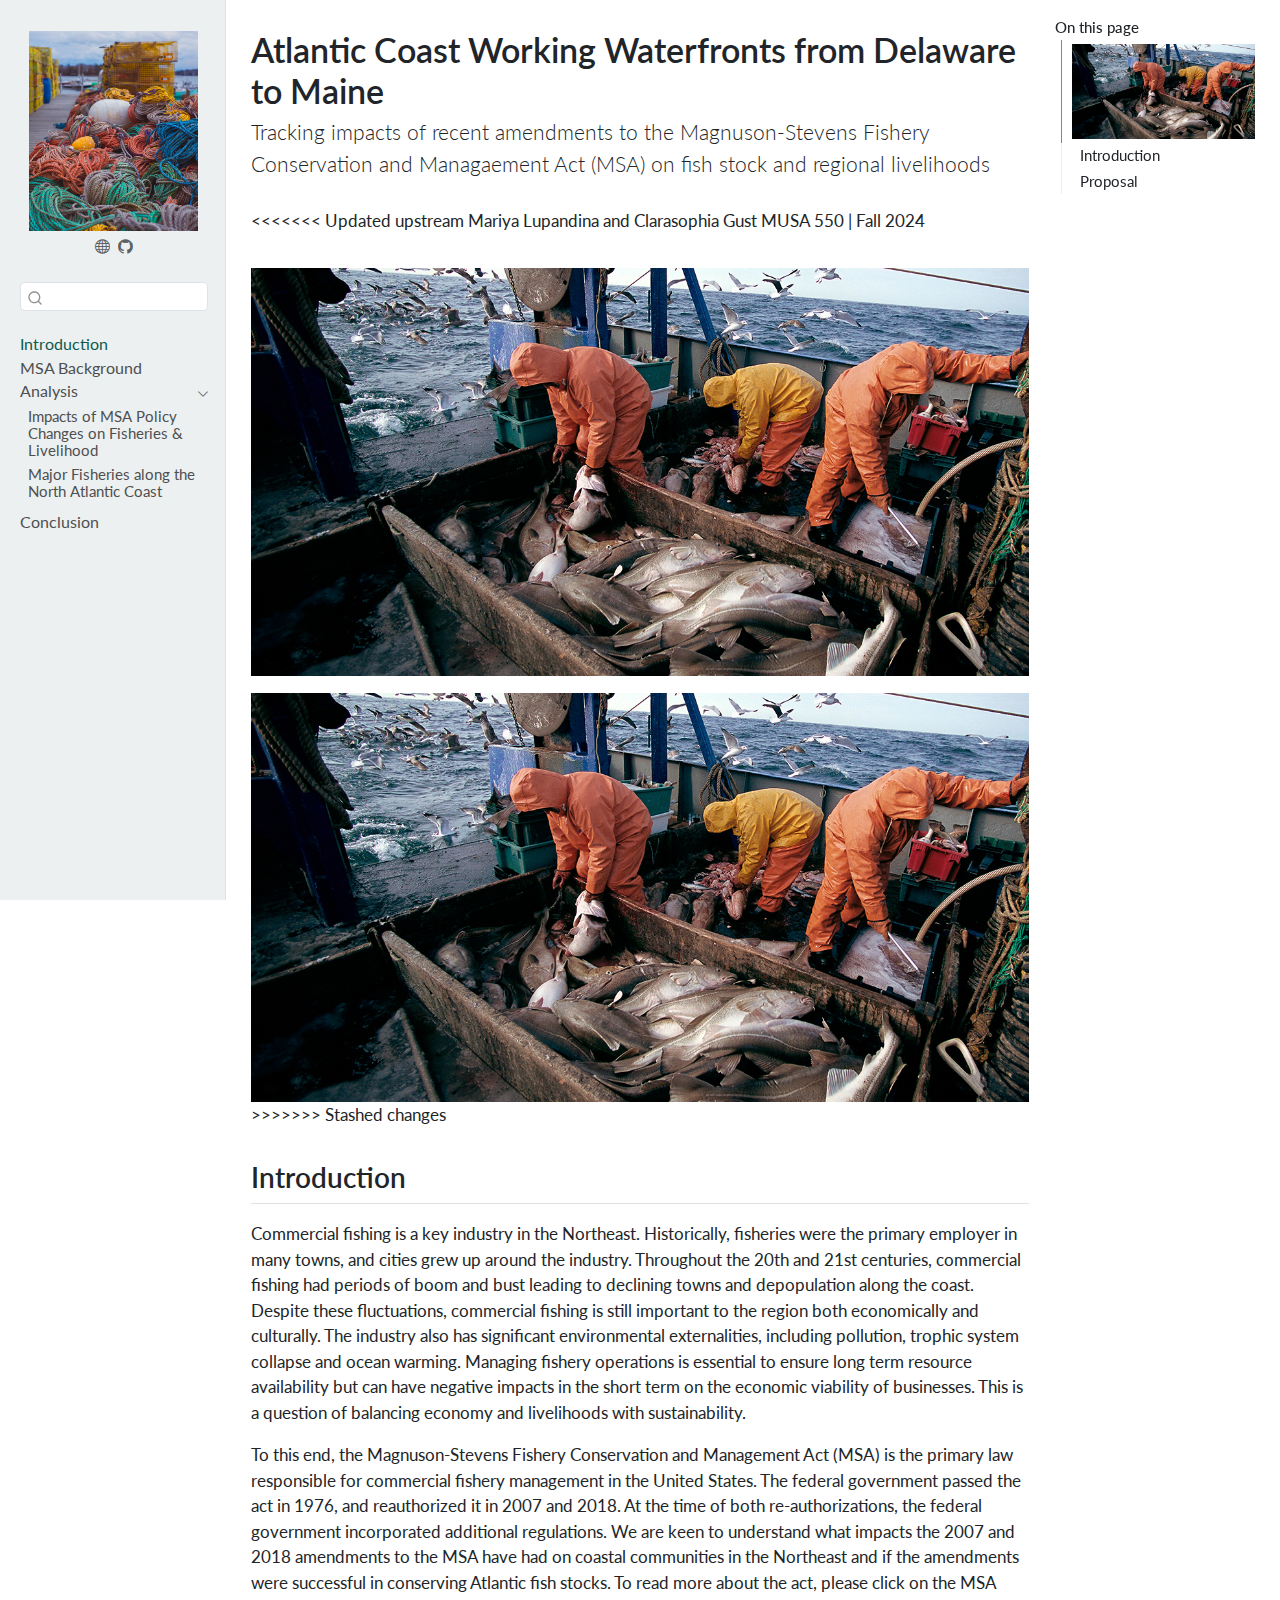
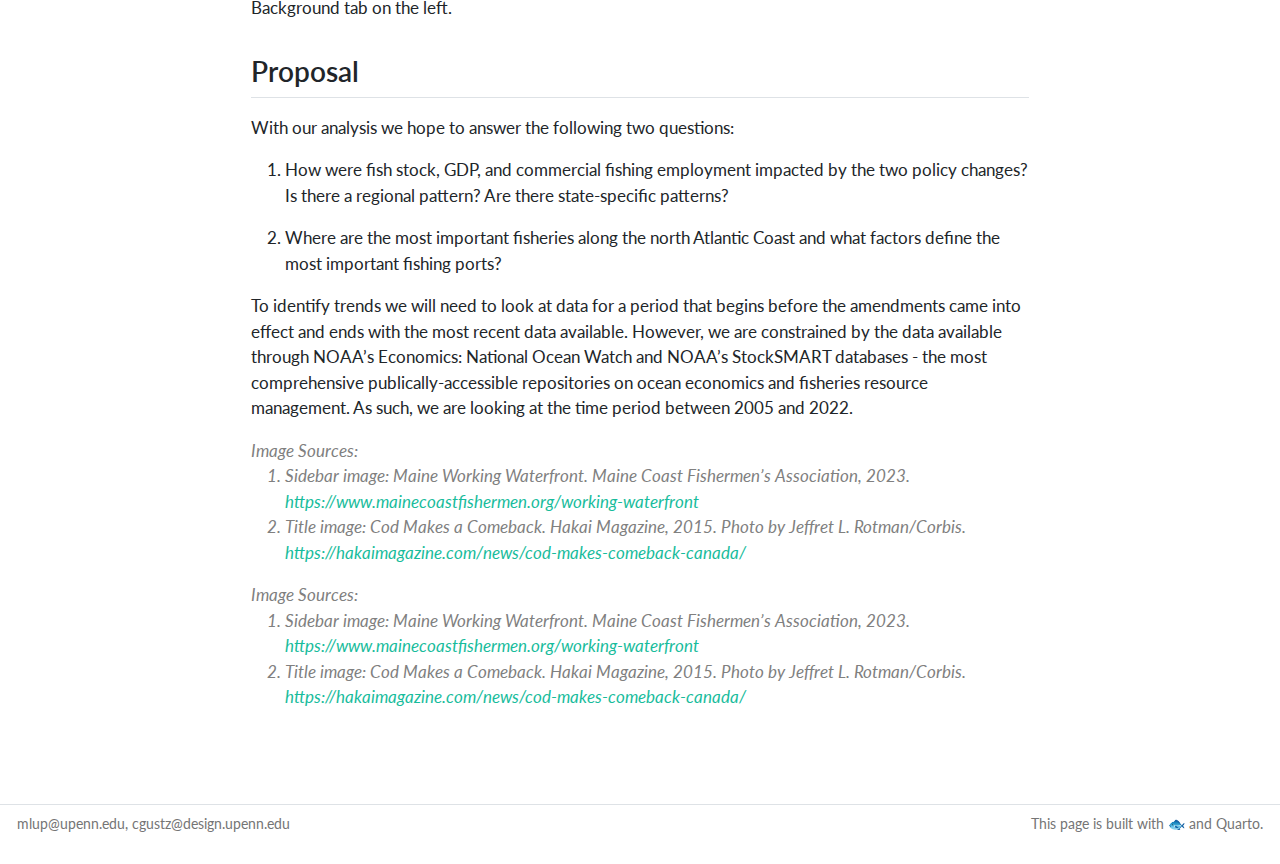
<file: docs/index.html>
<!DOCTYPE html>
<html xmlns="http://www.w3.org/1999/xhtml" lang="en" xml:lang="en"><head>

<meta charset="utf-8">
<meta name="generator" content="quarto-1.6.37">

<meta name="viewport" content="width=device-width, initial-scale=1.0, user-scalable=yes">


<title>Atlantic Coast Working Waterfronts from Delaware to Maine</title>
<style>
code{white-space: pre-wrap;}
span.smallcaps{font-variant: small-caps;}
div.columns{display: flex; gap: min(4vw, 1.5em);}
div.column{flex: auto; overflow-x: auto;}
div.hanging-indent{margin-left: 1.5em; text-indent: -1.5em;}
ul.task-list{list-style: none;}
ul.task-list li input[type="checkbox"] {
  width: 0.8em;
  margin: 0 0.8em 0.2em -1em; /* quarto-specific, see https://github.com/quarto-dev/quarto-cli/issues/4556 */ 
  vertical-align: middle;
}
</style>


<script src="site_libs/quarto-nav/quarto-nav.js"></script>
<script src="site_libs/clipboard/clipboard.min.js"></script>
<script src="site_libs/quarto-search/autocomplete.umd.js"></script>
<script src="site_libs/quarto-search/fuse.min.js"></script>
<script src="site_libs/quarto-search/quarto-search.js"></script>
<meta name="quarto:offset" content="./">
<script src="site_libs/quarto-html/quarto.js"></script>
<script src="site_libs/quarto-html/popper.min.js"></script>
<script src="site_libs/quarto-html/tippy.umd.min.js"></script>
<script src="site_libs/quarto-html/anchor.min.js"></script>
<link href="site_libs/quarto-html/tippy.css" rel="stylesheet">
<link href="site_libs/quarto-html/quarto-syntax-highlighting-b5e3097ca6bab6260ed4ce2e73d47aae.css" rel="stylesheet" id="quarto-text-highlighting-styles">
<script src="site_libs/bootstrap/bootstrap.min.js"></script>
<link href="site_libs/bootstrap/bootstrap-icons.css" rel="stylesheet">
<link href="site_libs/bootstrap/bootstrap-a863f97f728463b978b0982ea2cf251b.min.css" rel="stylesheet" append-hash="true" id="quarto-bootstrap" data-mode="light">
<script id="quarto-search-options" type="application/json">{
  "location": "sidebar",
  "copy-button": false,
  "collapse-after": 3,
  "panel-placement": "start",
  "type": "textbox",
  "limit": 50,
  "keyboard-shortcut": [
    "f",
    "/",
    "s"
  ],
  "show-item-context": false,
  "language": {
    "search-no-results-text": "No results",
    "search-matching-documents-text": "matching documents",
    "search-copy-link-title": "Copy link to search",
    "search-hide-matches-text": "Hide additional matches",
    "search-more-match-text": "more match in this document",
    "search-more-matches-text": "more matches in this document",
    "search-clear-button-title": "Clear",
    "search-text-placeholder": "",
    "search-detached-cancel-button-title": "Cancel",
    "search-submit-button-title": "Submit",
    "search-label": "Search"
  }
}</script>


<link rel="stylesheet" href="styles.css">
</head>

<body class="nav-sidebar docked">

<div id="quarto-search-results"></div>
  <header id="quarto-header" class="headroom fixed-top">
  <nav class="quarto-secondary-nav">
    <div class="container-fluid d-flex">
      <button type="button" class="quarto-btn-toggle btn" data-bs-toggle="collapse" role="button" data-bs-target=".quarto-sidebar-collapse-item" aria-controls="quarto-sidebar" aria-expanded="false" aria-label="Toggle sidebar navigation" onclick="if (window.quartoToggleHeadroom) { window.quartoToggleHeadroom(); }">
        <i class="bi bi-layout-text-sidebar-reverse"></i>
      </button>
        <nav class="quarto-page-breadcrumbs" aria-label="breadcrumb"><ol class="breadcrumb"><li class="breadcrumb-item"><a href="./index.html">Introduction</a></li></ol></nav>
        <a class="flex-grow-1" role="navigation" data-bs-toggle="collapse" data-bs-target=".quarto-sidebar-collapse-item" aria-controls="quarto-sidebar" aria-expanded="false" aria-label="Toggle sidebar navigation" onclick="if (window.quartoToggleHeadroom) { window.quartoToggleHeadroom(); }">      
        </a>
      <button type="button" class="btn quarto-search-button" aria-label="Search" onclick="window.quartoOpenSearch();">
        <i class="bi bi-search"></i>
      </button>
    </div>
  </nav>
</header>
<!-- content -->
<div id="quarto-content" class="quarto-container page-columns page-rows-contents page-layout-article">
<!-- sidebar -->
  <nav id="quarto-sidebar" class="sidebar collapse collapse-horizontal quarto-sidebar-collapse-item sidebar-navigation docked overflow-auto">
    <div class="pt-lg-2 mt-2 text-center sidebar-header">
      <a href="./index.html" class="sidebar-logo-link">
      <img src="./images/workingwaterfront_Maine.jpg" alt="" class="sidebar-logo py-0 d-lg-inline d-none">
      </a>
      <div class="sidebar-tools-main">
    <a href="https://www.fisheries.noaa.gov/topic/laws-policies/magnuson-stevens-act" title="NOAA Fishiries website" class="quarto-navigation-tool px-1" aria-label="NOAA Fishiries website"><i class="bi bi-globe"></i></a>
    <a href="https://github.com/m-lup/ne-fisheries/tree/main" title="website repository" class="quarto-navigation-tool px-1" aria-label="website repository"><i class="bi bi-github"></i></a>
</div>
      </div>
        <div class="mt-2 flex-shrink-0 align-items-center">
        <div class="sidebar-search">
        <div id="quarto-search" class="" title="Search"></div>
        </div>
        </div>
    <div class="sidebar-menu-container"> 
    <ul class="list-unstyled mt-1">
        <li class="sidebar-item">
  <div class="sidebar-item-container"> 
  <a href="./index.html" class="sidebar-item-text sidebar-link active">
 <span class="menu-text">Introduction</span></a>
  </div>
</li>
        <li class="sidebar-item">
  <div class="sidebar-item-container"> 
  <a href="./MSABackground.html" class="sidebar-item-text sidebar-link">
 <span class="menu-text">MSA Background</span></a>
  </div>
</li>
        <li class="sidebar-item sidebar-item-section">
      <div class="sidebar-item-container"> 
            <a href="./analysis/index.html" class="sidebar-item-text sidebar-link">
 <span class="menu-text">Analysis</span></a>
          <a class="sidebar-item-toggle text-start" data-bs-toggle="collapse" data-bs-target="#quarto-sidebar-section-1" role="navigation" aria-expanded="true" aria-label="Toggle section">
            <i class="bi bi-chevron-right ms-2"></i>
          </a> 
      </div>
      <ul id="quarto-sidebar-section-1" class="collapse list-unstyled sidebar-section depth1 show">  
          <li class="sidebar-item">
  <div class="sidebar-item-container"> 
  <a href="./analysis/1-FishstockLivelihood.html" class="sidebar-item-text sidebar-link">
 <span class="menu-text">Impacts of MSA Policy Changes on Fisheries &amp; Livelihood</span></a>
  </div>
</li>
          <li class="sidebar-item">
  <div class="sidebar-item-container"> 
  <a href="./analysis/2-MajorFisheriesNE.html" class="sidebar-item-text sidebar-link">
 <span class="menu-text">Major Fisheries along the North Atlantic Coast</span></a>
  </div>
</li>
      </ul>
  </li>
        <li class="sidebar-item">
  <div class="sidebar-item-container"> 
  <a href="./Conclusion.html" class="sidebar-item-text sidebar-link">
 <span class="menu-text">Conclusion</span></a>
  </div>
</li>
    </ul>
    </div>
</nav>
<div id="quarto-sidebar-glass" class="quarto-sidebar-collapse-item" data-bs-toggle="collapse" data-bs-target=".quarto-sidebar-collapse-item"></div>
<!-- margin-sidebar -->
    <div id="quarto-margin-sidebar" class="sidebar margin-sidebar">
        <nav id="TOC" role="doc-toc" class="toc-active">
    <h2 id="toc-title">On this page</h2>
   
  <ul>
  <li><a href="#section" id="toc-section" class="nav-link active" data-scroll-target="#section"><img src="images/codmakesacomeback_Maine.jpg" alt="Cod makes a comeback" style="width: 100%"></a>
  <ul class="collapse">
  <li><a href="#introduction" id="toc-introduction" class="nav-link" data-scroll-target="#introduction">Introduction</a></li>
  <li><a href="#proposal" id="toc-proposal" class="nav-link" data-scroll-target="#proposal">Proposal</a></li>
  </ul></li>
  </ul>
</nav>
    </div>
<!-- main -->
<main class="content" id="quarto-document-content">

<header id="title-block-header" class="quarto-title-block default">
<div class="quarto-title">
<h1 class="title">Atlantic Coast Working Waterfronts from Delaware to Maine</h1>
<p class="subtitle lead">Tracking impacts of recent amendments to the Magnuson-Stevens Fishery Conservation and Managaement Act (MSA) on fish stock and regional livelihoods</p>
</div>



<div class="quarto-title-meta">

    
  
    
  </div>
  


</header>


<p>&lt;&lt;&lt;&lt;&lt;&lt;&lt; Updated upstream Mariya Lupandina and Clarasophia Gust MUSA 550 | Fall 2024</p>
<section id="section" class="level1">
<h1><img src="images/codmakesacomeback_Maine.jpg" alt="Cod makes a comeback" style="width: 100%"></h1>
<p><img src="images/codmakesacomeback.jpg" alt="Cod makes a comeback" style="width: 100%"> &gt;&gt;&gt;&gt;&gt;&gt;&gt; Stashed changes</p>
<section id="introduction" class="level2">
<h2 class="anchored" data-anchor-id="introduction">Introduction</h2>
<p>Commercial fishing is a key industry in the Northeast. Historically, fisheries were the primary employer in many towns, and cities grew up around the industry. Throughout the 20th and 21st centuries, commercial fishing had periods of boom and bust leading to declining towns and depopulation along the coast. Despite these fluctuations, commercial fishing is still important to the region both economically and culturally. The industry also has significant environmental externalities, including pollution, trophic system collapse and ocean warming. Managing fishery operations is essential to ensure long term resource availability but can have negative impacts in the short term on the economic viability of businesses. This is a question of balancing economy and livelihoods with sustainability.</p>
<p>To this end, the Magnuson-Stevens Fishery Conservation and Management Act (MSA) is the primary law responsible for commercial fishery management in the United States. The federal government passed the act in 1976, and reauthorized it in 2007 and 2018. At the time of both re-authorizations, the federal government incorporated additional regulations. We are keen to understand what impacts the 2007 and 2018 amendments to the MSA have had on coastal communities in the Northeast and if the amendments were successful in conserving Atlantic fish stocks. To read more about the act, please click on the MSA Background tab on the left.</p>
</section>
<section id="proposal" class="level2">
<h2 class="anchored" data-anchor-id="proposal">Proposal</h2>
With our analysis we hope to answer the following two questions:
<p></p>
<ol type="1">
<li><p>How were fish stock, GDP, and commercial fishing employment impacted by the two policy changes? Is there a regional pattern? Are there state-specific patterns?</p></li>
<li><p>Where are the most important fisheries along the north Atlantic Coast and what factors define the most important fishing ports?</p></li>
</ol>
<p>To identify trends we will need to look at data for a period that begins before the amendments came into effect and ends with the most recent data available. However, we are constrained by the data available through NOAA’s Economics: National Ocean Watch and NOAA’s StockSMART databases - the most comprehensive publically-accessible repositories on ocean economics and fisheries resource management. As such, we are looking at the time period between 2005 and 2022.</p>
<span style="color:gray; font-style:italic;"> Image Sources:
<ol>
<li>
Sidebar image: Maine Working Waterfront. Maine Coast Fishermen’s Association, 2023. <a href="https://www.mainecoastfishermen.org/working-waterfront" target="_blank">https://www.mainecoastfishermen.org/working-waterfront</a>
</li>
<li>
Title image: Cod Makes a Comeback. Hakai Magazine, 2015. Photo by Jeffret L. Rotman/Corbis. <a href="https://hakaimagazine.com/news/cod-makes-comeback-canada/" target="_blank">https://hakaimagazine.com/news/cod-makes-comeback-canada/</a>
</li>
</ol>
<p></p>
<span style="color:gray; font-style:italic;"> Image Sources:
<ol>
<li>
Sidebar image: Maine Working Waterfront. Maine Coast Fishermen’s Association, 2023. <a href="https://www.mainecoastfishermen.org/working-waterfront" target="_blank">https://www.mainecoastfishermen.org/working-waterfront</a>
</li>
<li>
Title image: Cod Makes a Comeback. Hakai Magazine, 2015. Photo by Jeffret L. Rotman/Corbis. <a href="https://hakaimagazine.com/news/cod-makes-comeback-canada/" target="_blank">https://hakaimagazine.com/news/cod-makes-comeback-canada/</a>
</li>
</ol>
<p></p>


</span></span></section>
</section>

</main> <!-- /main -->
<script id="quarto-html-after-body" type="application/javascript">
window.document.addEventListener("DOMContentLoaded", function (event) {
  const toggleBodyColorMode = (bsSheetEl) => {
    const mode = bsSheetEl.getAttribute("data-mode");
    const bodyEl = window.document.querySelector("body");
    if (mode === "dark") {
      bodyEl.classList.add("quarto-dark");
      bodyEl.classList.remove("quarto-light");
    } else {
      bodyEl.classList.add("quarto-light");
      bodyEl.classList.remove("quarto-dark");
    }
  }
  const toggleBodyColorPrimary = () => {
    const bsSheetEl = window.document.querySelector("link#quarto-bootstrap");
    if (bsSheetEl) {
      toggleBodyColorMode(bsSheetEl);
    }
  }
  toggleBodyColorPrimary();  
  const icon = "";
  const anchorJS = new window.AnchorJS();
  anchorJS.options = {
    placement: 'right',
    icon: icon
  };
  anchorJS.add('.anchored');
  const isCodeAnnotation = (el) => {
    for (const clz of el.classList) {
      if (clz.startsWith('code-annotation-')) {                     
        return true;
      }
    }
    return false;
  }
  const onCopySuccess = function(e) {
    // button target
    const button = e.trigger;
    // don't keep focus
    button.blur();
    // flash "checked"
    button.classList.add('code-copy-button-checked');
    var currentTitle = button.getAttribute("title");
    button.setAttribute("title", "Copied!");
    let tooltip;
    if (window.bootstrap) {
      button.setAttribute("data-bs-toggle", "tooltip");
      button.setAttribute("data-bs-placement", "left");
      button.setAttribute("data-bs-title", "Copied!");
      tooltip = new bootstrap.Tooltip(button, 
        { trigger: "manual", 
          customClass: "code-copy-button-tooltip",
          offset: [0, -8]});
      tooltip.show();    
    }
    setTimeout(function() {
      if (tooltip) {
        tooltip.hide();
        button.removeAttribute("data-bs-title");
        button.removeAttribute("data-bs-toggle");
        button.removeAttribute("data-bs-placement");
      }
      button.setAttribute("title", currentTitle);
      button.classList.remove('code-copy-button-checked');
    }, 1000);
    // clear code selection
    e.clearSelection();
  }
  const getTextToCopy = function(trigger) {
      const codeEl = trigger.previousElementSibling.cloneNode(true);
      for (const childEl of codeEl.children) {
        if (isCodeAnnotation(childEl)) {
          childEl.remove();
        }
      }
      return codeEl.innerText;
  }
  const clipboard = new window.ClipboardJS('.code-copy-button:not([data-in-quarto-modal])', {
    text: getTextToCopy
  });
  clipboard.on('success', onCopySuccess);
  if (window.document.getElementById('quarto-embedded-source-code-modal')) {
    const clipboardModal = new window.ClipboardJS('.code-copy-button[data-in-quarto-modal]', {
      text: getTextToCopy,
      container: window.document.getElementById('quarto-embedded-source-code-modal')
    });
    clipboardModal.on('success', onCopySuccess);
  }
    var localhostRegex = new RegExp(/^(?:http|https):\/\/localhost\:?[0-9]*\//);
    var mailtoRegex = new RegExp(/^mailto:/);
      var filterRegex = new RegExp('/' + window.location.host + '/');
    var isInternal = (href) => {
        return filterRegex.test(href) || localhostRegex.test(href) || mailtoRegex.test(href);
    }
    // Inspect non-navigation links and adorn them if external
 	var links = window.document.querySelectorAll('a[href]:not(.nav-link):not(.navbar-brand):not(.toc-action):not(.sidebar-link):not(.sidebar-item-toggle):not(.pagination-link):not(.no-external):not([aria-hidden]):not(.dropdown-item):not(.quarto-navigation-tool):not(.about-link)');
    for (var i=0; i<links.length; i++) {
      const link = links[i];
      if (!isInternal(link.href)) {
        // undo the damage that might have been done by quarto-nav.js in the case of
        // links that we want to consider external
        if (link.dataset.originalHref !== undefined) {
          link.href = link.dataset.originalHref;
        }
      }
    }
  function tippyHover(el, contentFn, onTriggerFn, onUntriggerFn) {
    const config = {
      allowHTML: true,
      maxWidth: 500,
      delay: 100,
      arrow: false,
      appendTo: function(el) {
          return el.parentElement;
      },
      interactive: true,
      interactiveBorder: 10,
      theme: 'quarto',
      placement: 'bottom-start',
    };
    if (contentFn) {
      config.content = contentFn;
    }
    if (onTriggerFn) {
      config.onTrigger = onTriggerFn;
    }
    if (onUntriggerFn) {
      config.onUntrigger = onUntriggerFn;
    }
    window.tippy(el, config); 
  }
  const noterefs = window.document.querySelectorAll('a[role="doc-noteref"]');
  for (var i=0; i<noterefs.length; i++) {
    const ref = noterefs[i];
    tippyHover(ref, function() {
      // use id or data attribute instead here
      let href = ref.getAttribute('data-footnote-href') || ref.getAttribute('href');
      try { href = new URL(href).hash; } catch {}
      const id = href.replace(/^#\/?/, "");
      const note = window.document.getElementById(id);
      if (note) {
        return note.innerHTML;
      } else {
        return "";
      }
    });
  }
  const xrefs = window.document.querySelectorAll('a.quarto-xref');
  const processXRef = (id, note) => {
    // Strip column container classes
    const stripColumnClz = (el) => {
      el.classList.remove("page-full", "page-columns");
      if (el.children) {
        for (const child of el.children) {
          stripColumnClz(child);
        }
      }
    }
    stripColumnClz(note)
    if (id === null || id.startsWith('sec-')) {
      // Special case sections, only their first couple elements
      const container = document.createElement("div");
      if (note.children && note.children.length > 2) {
        container.appendChild(note.children[0].cloneNode(true));
        for (let i = 1; i < note.children.length; i++) {
          const child = note.children[i];
          if (child.tagName === "P" && child.innerText === "") {
            continue;
          } else {
            container.appendChild(child.cloneNode(true));
            break;
          }
        }
        if (window.Quarto?.typesetMath) {
          window.Quarto.typesetMath(container);
        }
        return container.innerHTML
      } else {
        if (window.Quarto?.typesetMath) {
          window.Quarto.typesetMath(note);
        }
        return note.innerHTML;
      }
    } else {
      // Remove any anchor links if they are present
      const anchorLink = note.querySelector('a.anchorjs-link');
      if (anchorLink) {
        anchorLink.remove();
      }
      if (window.Quarto?.typesetMath) {
        window.Quarto.typesetMath(note);
      }
      if (note.classList.contains("callout")) {
        return note.outerHTML;
      } else {
        return note.innerHTML;
      }
    }
  }
  for (var i=0; i<xrefs.length; i++) {
    const xref = xrefs[i];
    tippyHover(xref, undefined, function(instance) {
      instance.disable();
      let url = xref.getAttribute('href');
      let hash = undefined; 
      if (url.startsWith('#')) {
        hash = url;
      } else {
        try { hash = new URL(url).hash; } catch {}
      }
      if (hash) {
        const id = hash.replace(/^#\/?/, "");
        const note = window.document.getElementById(id);
        if (note !== null) {
          try {
            const html = processXRef(id, note.cloneNode(true));
            instance.setContent(html);
          } finally {
            instance.enable();
            instance.show();
          }
        } else {
          // See if we can fetch this
          fetch(url.split('#')[0])
          .then(res => res.text())
          .then(html => {
            const parser = new DOMParser();
            const htmlDoc = parser.parseFromString(html, "text/html");
            const note = htmlDoc.getElementById(id);
            if (note !== null) {
              const html = processXRef(id, note);
              instance.setContent(html);
            } 
          }).finally(() => {
            instance.enable();
            instance.show();
          });
        }
      } else {
        // See if we can fetch a full url (with no hash to target)
        // This is a special case and we should probably do some content thinning / targeting
        fetch(url)
        .then(res => res.text())
        .then(html => {
          const parser = new DOMParser();
          const htmlDoc = parser.parseFromString(html, "text/html");
          const note = htmlDoc.querySelector('main.content');
          if (note !== null) {
            // This should only happen for chapter cross references
            // (since there is no id in the URL)
            // remove the first header
            if (note.children.length > 0 && note.children[0].tagName === "HEADER") {
              note.children[0].remove();
            }
            const html = processXRef(null, note);
            instance.setContent(html);
          } 
        }).finally(() => {
          instance.enable();
          instance.show();
        });
      }
    }, function(instance) {
    });
  }
      let selectedAnnoteEl;
      const selectorForAnnotation = ( cell, annotation) => {
        let cellAttr = 'data-code-cell="' + cell + '"';
        let lineAttr = 'data-code-annotation="' +  annotation + '"';
        const selector = 'span[' + cellAttr + '][' + lineAttr + ']';
        return selector;
      }
      const selectCodeLines = (annoteEl) => {
        const doc = window.document;
        const targetCell = annoteEl.getAttribute("data-target-cell");
        const targetAnnotation = annoteEl.getAttribute("data-target-annotation");
        const annoteSpan = window.document.querySelector(selectorForAnnotation(targetCell, targetAnnotation));
        const lines = annoteSpan.getAttribute("data-code-lines").split(",");
        const lineIds = lines.map((line) => {
          return targetCell + "-" + line;
        })
        let top = null;
        let height = null;
        let parent = null;
        if (lineIds.length > 0) {
            //compute the position of the single el (top and bottom and make a div)
            const el = window.document.getElementById(lineIds[0]);
            top = el.offsetTop;
            height = el.offsetHeight;
            parent = el.parentElement.parentElement;
          if (lineIds.length > 1) {
            const lastEl = window.document.getElementById(lineIds[lineIds.length - 1]);
            const bottom = lastEl.offsetTop + lastEl.offsetHeight;
            height = bottom - top;
          }
          if (top !== null && height !== null && parent !== null) {
            // cook up a div (if necessary) and position it 
            let div = window.document.getElementById("code-annotation-line-highlight");
            if (div === null) {
              div = window.document.createElement("div");
              div.setAttribute("id", "code-annotation-line-highlight");
              div.style.position = 'absolute';
              parent.appendChild(div);
            }
            div.style.top = top - 2 + "px";
            div.style.height = height + 4 + "px";
            div.style.left = 0;
            let gutterDiv = window.document.getElementById("code-annotation-line-highlight-gutter");
            if (gutterDiv === null) {
              gutterDiv = window.document.createElement("div");
              gutterDiv.setAttribute("id", "code-annotation-line-highlight-gutter");
              gutterDiv.style.position = 'absolute';
              const codeCell = window.document.getElementById(targetCell);
              const gutter = codeCell.querySelector('.code-annotation-gutter');
              gutter.appendChild(gutterDiv);
            }
            gutterDiv.style.top = top - 2 + "px";
            gutterDiv.style.height = height + 4 + "px";
          }
          selectedAnnoteEl = annoteEl;
        }
      };
      const unselectCodeLines = () => {
        const elementsIds = ["code-annotation-line-highlight", "code-annotation-line-highlight-gutter"];
        elementsIds.forEach((elId) => {
          const div = window.document.getElementById(elId);
          if (div) {
            div.remove();
          }
        });
        selectedAnnoteEl = undefined;
      };
        // Handle positioning of the toggle
    window.addEventListener(
      "resize",
      throttle(() => {
        elRect = undefined;
        if (selectedAnnoteEl) {
          selectCodeLines(selectedAnnoteEl);
        }
      }, 10)
    );
    function throttle(fn, ms) {
    let throttle = false;
    let timer;
      return (...args) => {
        if(!throttle) { // first call gets through
            fn.apply(this, args);
            throttle = true;
        } else { // all the others get throttled
            if(timer) clearTimeout(timer); // cancel #2
            timer = setTimeout(() => {
              fn.apply(this, args);
              timer = throttle = false;
            }, ms);
        }
      };
    }
      // Attach click handler to the DT
      const annoteDls = window.document.querySelectorAll('dt[data-target-cell]');
      for (const annoteDlNode of annoteDls) {
        annoteDlNode.addEventListener('click', (event) => {
          const clickedEl = event.target;
          if (clickedEl !== selectedAnnoteEl) {
            unselectCodeLines();
            const activeEl = window.document.querySelector('dt[data-target-cell].code-annotation-active');
            if (activeEl) {
              activeEl.classList.remove('code-annotation-active');
            }
            selectCodeLines(clickedEl);
            clickedEl.classList.add('code-annotation-active');
          } else {
            // Unselect the line
            unselectCodeLines();
            clickedEl.classList.remove('code-annotation-active');
          }
        });
      }
  const findCites = (el) => {
    const parentEl = el.parentElement;
    if (parentEl) {
      const cites = parentEl.dataset.cites;
      if (cites) {
        return {
          el,
          cites: cites.split(' ')
        };
      } else {
        return findCites(el.parentElement)
      }
    } else {
      return undefined;
    }
  };
  var bibliorefs = window.document.querySelectorAll('a[role="doc-biblioref"]');
  for (var i=0; i<bibliorefs.length; i++) {
    const ref = bibliorefs[i];
    const citeInfo = findCites(ref);
    if (citeInfo) {
      tippyHover(citeInfo.el, function() {
        var popup = window.document.createElement('div');
        citeInfo.cites.forEach(function(cite) {
          var citeDiv = window.document.createElement('div');
          citeDiv.classList.add('hanging-indent');
          citeDiv.classList.add('csl-entry');
          var biblioDiv = window.document.getElementById('ref-' + cite);
          if (biblioDiv) {
            citeDiv.innerHTML = biblioDiv.innerHTML;
          }
          popup.appendChild(citeDiv);
        });
        return popup.innerHTML;
      });
    }
  }
});
</script>
</div> <!-- /content -->
<footer class="footer">
  <div class="nav-footer">
    <div class="nav-footer-left">
<p>mlup@upenn.edu, cgustz@design.upenn.edu</p>
</div>   
    <div class="nav-footer-center">
      &nbsp;
    </div>
    <div class="nav-footer-right">
<p>This page is built with 🐟 and <a href="https://quarto.org/">Quarto</a>.</p>
</div>
  </div>
</footer>




</body></html>
</file>
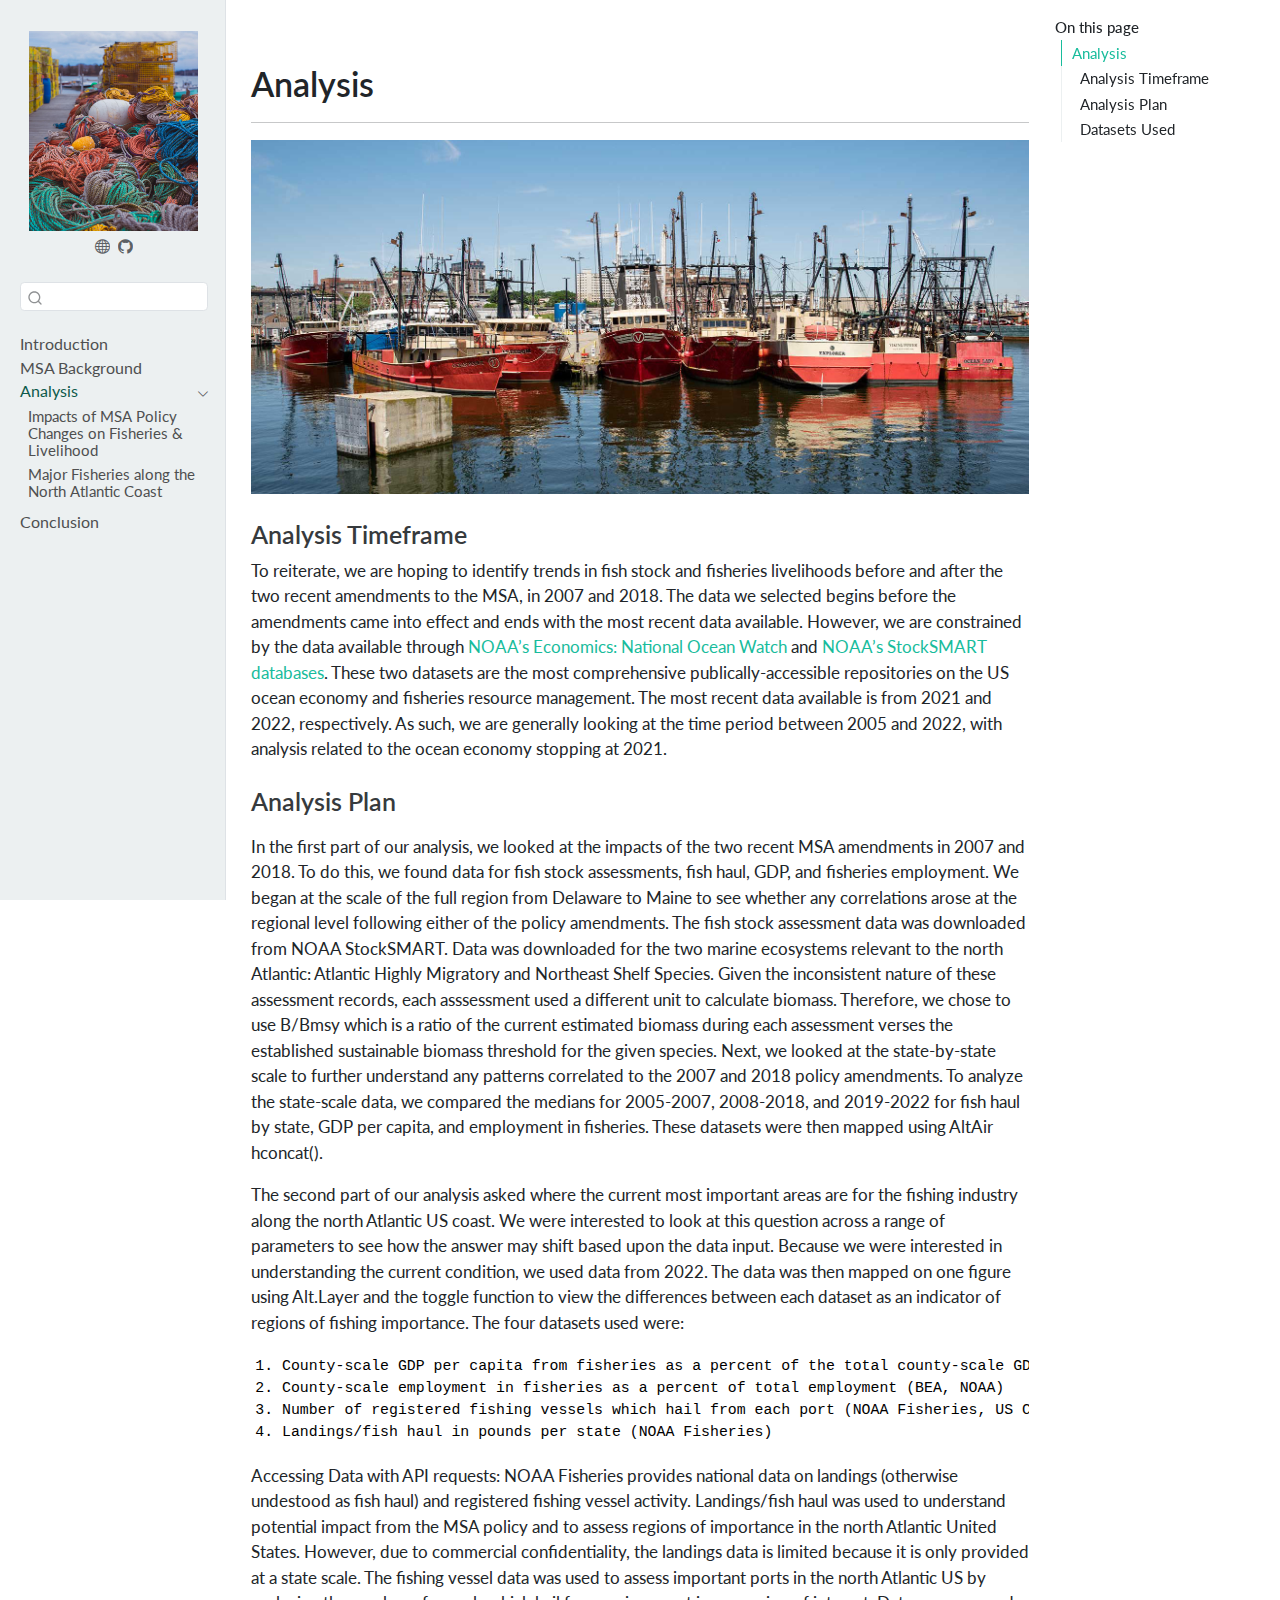
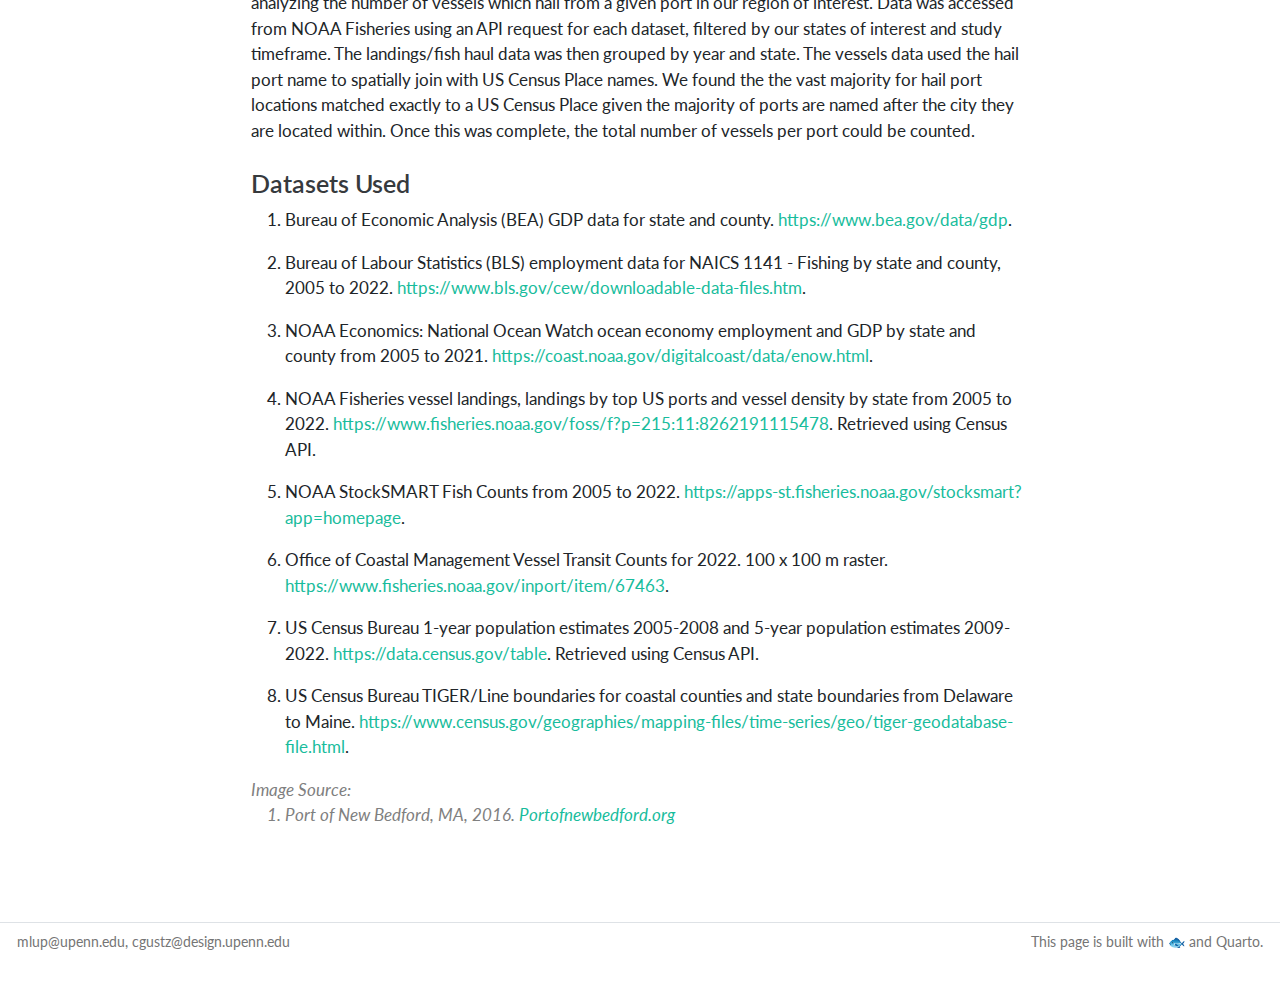
<file: docs/analysis/index.html>
<!DOCTYPE html>
<html xmlns="http://www.w3.org/1999/xhtml" lang="en" xml:lang="en"><head>

<meta charset="utf-8">
<meta name="generator" content="quarto-1.6.37">

<meta name="viewport" content="width=device-width, initial-scale=1.0, user-scalable=yes">


<title>index – Atlantic Coast Working Waterfronts from Delaware to Maine</title>
<style>
code{white-space: pre-wrap;}
span.smallcaps{font-variant: small-caps;}
div.columns{display: flex; gap: min(4vw, 1.5em);}
div.column{flex: auto; overflow-x: auto;}
div.hanging-indent{margin-left: 1.5em; text-indent: -1.5em;}
ul.task-list{list-style: none;}
ul.task-list li input[type="checkbox"] {
  width: 0.8em;
  margin: 0 0.8em 0.2em -1em; /* quarto-specific, see https://github.com/quarto-dev/quarto-cli/issues/4556 */ 
  vertical-align: middle;
}
</style>


<script src="../site_libs/quarto-nav/quarto-nav.js"></script>
<script src="../site_libs/clipboard/clipboard.min.js"></script>
<script src="../site_libs/quarto-search/autocomplete.umd.js"></script>
<script src="../site_libs/quarto-search/fuse.min.js"></script>
<script src="../site_libs/quarto-search/quarto-search.js"></script>
<meta name="quarto:offset" content="../">
<script src="../site_libs/quarto-html/quarto.js"></script>
<script src="../site_libs/quarto-html/popper.min.js"></script>
<script src="../site_libs/quarto-html/tippy.umd.min.js"></script>
<script src="../site_libs/quarto-html/anchor.min.js"></script>
<link href="../site_libs/quarto-html/tippy.css" rel="stylesheet">
<link href="../site_libs/quarto-html/quarto-syntax-highlighting-b5e3097ca6bab6260ed4ce2e73d47aae.css" rel="stylesheet" id="quarto-text-highlighting-styles">
<script src="../site_libs/bootstrap/bootstrap.min.js"></script>
<link href="../site_libs/bootstrap/bootstrap-icons.css" rel="stylesheet">
<link href="../site_libs/bootstrap/bootstrap-a863f97f728463b978b0982ea2cf251b.min.css" rel="stylesheet" append-hash="true" id="quarto-bootstrap" data-mode="light">
<script id="quarto-search-options" type="application/json">{
  "location": "sidebar",
  "copy-button": false,
  "collapse-after": 3,
  "panel-placement": "start",
  "type": "textbox",
  "limit": 50,
  "keyboard-shortcut": [
    "f",
    "/",
    "s"
  ],
  "show-item-context": false,
  "language": {
    "search-no-results-text": "No results",
    "search-matching-documents-text": "matching documents",
    "search-copy-link-title": "Copy link to search",
    "search-hide-matches-text": "Hide additional matches",
    "search-more-match-text": "more match in this document",
    "search-more-matches-text": "more matches in this document",
    "search-clear-button-title": "Clear",
    "search-text-placeholder": "",
    "search-detached-cancel-button-title": "Cancel",
    "search-submit-button-title": "Submit",
    "search-label": "Search"
  }
}</script>


<link rel="stylesheet" href="../styles.css">
</head>

<body class="nav-sidebar docked">

<div id="quarto-search-results"></div>
  <header id="quarto-header" class="headroom fixed-top">
  <nav class="quarto-secondary-nav">
    <div class="container-fluid d-flex">
      <button type="button" class="quarto-btn-toggle btn" data-bs-toggle="collapse" role="button" data-bs-target=".quarto-sidebar-collapse-item" aria-controls="quarto-sidebar" aria-expanded="false" aria-label="Toggle sidebar navigation" onclick="if (window.quartoToggleHeadroom) { window.quartoToggleHeadroom(); }">
        <i class="bi bi-layout-text-sidebar-reverse"></i>
      </button>
        <nav class="quarto-page-breadcrumbs" aria-label="breadcrumb"><ol class="breadcrumb"><li class="breadcrumb-item"><a href="../analysis/index.html">Analysis</a></li></ol></nav>
        <a class="flex-grow-1" role="navigation" data-bs-toggle="collapse" data-bs-target=".quarto-sidebar-collapse-item" aria-controls="quarto-sidebar" aria-expanded="false" aria-label="Toggle sidebar navigation" onclick="if (window.quartoToggleHeadroom) { window.quartoToggleHeadroom(); }">      
        </a>
      <button type="button" class="btn quarto-search-button" aria-label="Search" onclick="window.quartoOpenSearch();">
        <i class="bi bi-search"></i>
      </button>
    </div>
  </nav>
</header>
<!-- content -->
<div id="quarto-content" class="quarto-container page-columns page-rows-contents page-layout-article">
<!-- sidebar -->
  <nav id="quarto-sidebar" class="sidebar collapse collapse-horizontal quarto-sidebar-collapse-item sidebar-navigation docked overflow-auto">
    <div class="pt-lg-2 mt-2 text-center sidebar-header">
      <a href="../index.html" class="sidebar-logo-link">
      <img src="../images/workingwaterfront_Maine.jpg" alt="" class="sidebar-logo py-0 d-lg-inline d-none">
      </a>
      <div class="sidebar-tools-main">
    <a href="https://www.fisheries.noaa.gov/topic/laws-policies/magnuson-stevens-act" title="NOAA Fishiries website" class="quarto-navigation-tool px-1" aria-label="NOAA Fishiries website"><i class="bi bi-globe"></i></a>
    <a href="https://github.com/m-lup/ne-fisheries/tree/main" title="website repository" class="quarto-navigation-tool px-1" aria-label="website repository"><i class="bi bi-github"></i></a>
</div>
      </div>
        <div class="mt-2 flex-shrink-0 align-items-center">
        <div class="sidebar-search">
        <div id="quarto-search" class="" title="Search"></div>
        </div>
        </div>
    <div class="sidebar-menu-container"> 
    <ul class="list-unstyled mt-1">
        <li class="sidebar-item">
  <div class="sidebar-item-container"> 
  <a href="../index.html" class="sidebar-item-text sidebar-link">
 <span class="menu-text">Introduction</span></a>
  </div>
</li>
        <li class="sidebar-item">
  <div class="sidebar-item-container"> 
  <a href="../MSABackground.html" class="sidebar-item-text sidebar-link">
 <span class="menu-text">MSA Background</span></a>
  </div>
</li>
        <li class="sidebar-item sidebar-item-section">
      <div class="sidebar-item-container"> 
            <a href="../analysis/index.html" class="sidebar-item-text sidebar-link active">
 <span class="menu-text">Analysis</span></a>
          <a class="sidebar-item-toggle text-start" data-bs-toggle="collapse" data-bs-target="#quarto-sidebar-section-1" role="navigation" aria-expanded="true" aria-label="Toggle section">
            <i class="bi bi-chevron-right ms-2"></i>
          </a> 
      </div>
      <ul id="quarto-sidebar-section-1" class="collapse list-unstyled sidebar-section depth1 show">  
          <li class="sidebar-item">
  <div class="sidebar-item-container"> 
  <a href="../analysis/1-FishstockLivelihood.html" class="sidebar-item-text sidebar-link">
 <span class="menu-text">Impacts of MSA Policy Changes on Fisheries &amp; Livelihood</span></a>
  </div>
</li>
          <li class="sidebar-item">
  <div class="sidebar-item-container"> 
  <a href="../analysis/2-MajorFisheriesNE.html" class="sidebar-item-text sidebar-link">
 <span class="menu-text">Major Fisheries along the North Atlantic Coast</span></a>
  </div>
</li>
      </ul>
  </li>
        <li class="sidebar-item">
  <div class="sidebar-item-container"> 
  <a href="../Conclusion.html" class="sidebar-item-text sidebar-link">
 <span class="menu-text">Conclusion</span></a>
  </div>
</li>
    </ul>
    </div>
</nav>
<div id="quarto-sidebar-glass" class="quarto-sidebar-collapse-item" data-bs-toggle="collapse" data-bs-target=".quarto-sidebar-collapse-item"></div>
<!-- margin-sidebar -->
    <div id="quarto-margin-sidebar" class="sidebar margin-sidebar">
        <nav id="TOC" role="doc-toc" class="toc-active">
    <h2 id="toc-title">On this page</h2>
   
  <ul>
  <li><a href="#analysis" id="toc-analysis" class="nav-link active" data-scroll-target="#analysis">Analysis</a>
  <ul class="collapse">
  <li><a href="#analysis-timeframe" id="toc-analysis-timeframe" class="nav-link" data-scroll-target="#analysis-timeframe">Analysis Timeframe</a></li>
  <li><a href="#analysis-plan" id="toc-analysis-plan" class="nav-link" data-scroll-target="#analysis-plan">Analysis Plan</a></li>
  <li><a href="#datasets-used" id="toc-datasets-used" class="nav-link" data-scroll-target="#datasets-used">Datasets Used</a></li>
  </ul></li>
  </ul>
</nav>
    </div>
<!-- main -->
<main class="content" id="quarto-document-content"><header id="title-block-header" class="quarto-title-block"></header>




<section id="analysis" class="level1">
<h1>Analysis</h1>
<hr>
<img src="images/workingwaterfront_NewBedford-CT.jpg" alt="working waterfront - New Bedford, CT" style="width: 100%">
<p></p>
<section id="analysis-timeframe" class="level3">
<h3 class="anchored" data-anchor-id="analysis-timeframe">Analysis Timeframe</h3>
<p>
To reiterate, we are hoping to identify trends in fish stock and fisheries livelihoods before and after the two recent amendments to the MSA, in 2007 and 2018. The data we selected begins before the amendments came into effect and ends with the most recent data available. However, we are constrained by the data available through <a href="https://coast.noaa.gov/digitalcoast/data/enow.html">NOAA’s Economics: National Ocean Watch</a> and <a href="https://apps-st.fisheries.noaa.gov/stocksmart?app=homepage">NOAA’s StockSMART databases</a>. These two datasets are the most comprehensive publically-accessible repositories on the US ocean economy and fisheries resource management. The most recent data available is from 2021 and 2022, respectively. As such, we are generally looking at the time period between 2005 and 2022, with analysis related to the ocean economy stopping at 2021.
</p>
</section>
<section id="analysis-plan" class="level3">
<h3 class="anchored" data-anchor-id="analysis-plan">Analysis Plan</h3>
<p>
</p><p>In the first part of our analysis, we looked at the impacts of the two recent MSA amendments in 2007 and 2018. To do this, we found data for fish stock assessments, fish haul, GDP, and fisheries employment. We began at the scale of the full region from Delaware to Maine to see whether any correlations arose at the regional level following either of the policy amendments. The fish stock assessment data was downloaded from NOAA StockSMART. Data was downloaded for the two marine ecosystems relevant to the north Atlantic: Atlantic Highly Migratory and Northeast Shelf Species. Given the inconsistent nature of these assessment records, each asssessment used a different unit to calculate biomass. Therefore, we chose to use B/Bmsy which is a ratio of the current estimated biomass during each assessment verses the established sustainable biomass threshold for the given species. Next, we looked at the state-by-state scale to further understand any patterns correlated to the 2007 and 2018 policy amendments. To analyze the state-scale data, we compared the medians for 2005-2007, 2008-2018, and 2019-2022 for fish haul by state, GDP per capita, and employment in fisheries. These datasets were then mapped using AltAir hconcat().</p>
The second part of our analysis asked where the current most important areas are for the fishing industry along the north Atlantic US coast. We were interested to look at this question across a range of parameters to see how the answer may shift based upon the data input. Because we were interested in understanding the current condition, we used data from 2022. The data was then mapped on one figure using Alt.Layer and the toggle function to view the differences between each dataset as an indicator of regions of fishing importance. The four datasets used were:
<p></p>
<pre><code>1. County-scale GDP per capita from fisheries as a percent of the total county-scale GDP per capita (BEA, US Census)
2. County-scale employment in fisheries as a percent of total employment (BEA, NOAA)
3. Number of registered fishing vessels which hail from each port (NOAA Fisheries, US Census)
4. Landings/fish haul in pounds per state (NOAA Fisheries)</code></pre>
<p>
Accessing Data with API requests: NOAA Fisheries provides national data on landings (otherwise undestood as fish haul) and registered fishing vessel activity. Landings/fish haul was used to understand potential impact from the MSA policy and to assess regions of importance in the north Atlantic United States. However, due to commercial confidentiality, the landings data is limited because it is only provided at a state scale. The fishing vessel data was used to assess important ports in the north Atlantic US by analyzing the number of vessels which hail from a given port in our region of interest. Data was accessed from NOAA Fisheries using an API request for each dataset, filtered by our states of interest and study timeframe. The landings/fish haul data was then grouped by year and state. The vessels data used the hail port name to spatially join with US Census Place names. We found the the vast majority for hail port locations matched exactly to a US Census Place given the majority of ports are named after the city they are located within. Once this was complete, the total number of vessels per port could be counted.
</p><p>
</p></section>
<section id="datasets-used" class="level3">
<h3 class="anchored" data-anchor-id="datasets-used">Datasets Used</h3>
<ol type="1">
<li><p>Bureau of Economic Analysis (BEA) GDP data for state and county. <a href="https://www.bea.gov/data/gdp">https://www.bea.gov/data/gdp</a>.</p></li>
<li><p>Bureau of Labour Statistics (BLS) employment data for NAICS 1141 - Fishing by state and county, 2005 to 2022. <a href="https://www.bls.gov/cew/downloadable-data-files.htm">https://www.bls.gov/cew/downloadable-data-files.htm</a>.</p></li>
<li><p>NOAA Economics: National Ocean Watch ocean economy employment and GDP by state and county from 2005 to 2021. <a href="https://coast.noaa.gov/digitalcoast/data/enow.html">https://coast.noaa.gov/digitalcoast/data/enow.html</a>.</p></li>
<li><p>NOAA Fisheries vessel landings, landings by top US ports and vessel density by state from 2005 to 2022. <a href="https://www.fisheries.noaa.gov/foss/f?p=215:11:8262191115478">https://www.fisheries.noaa.gov/foss/f?p=215:11:8262191115478</a>. Retrieved using Census API.</p></li>
<li><p>NOAA StockSMART Fish Counts from 2005 to 2022. <a href="https://apps-st.fisheries.noaa.gov/stocksmart?app=homepage">https://apps-st.fisheries.noaa.gov/stocksmart?app=homepage</a>.</p></li>
<li><p>Office of Coastal Management Vessel Transit Counts for 2022. 100 x 100 m raster. <a href="https://www.fisheries.noaa.gov/inport/item/67463#:~:text=Summary,-Short%20Citation&amp;text=Office%20for%20Coastal%20Management%2C%202024,/inport/item/67463.&amp;text=Automatic%20Identification%20Systems%20(AIS)%20are,a%20100%20m%20grid%20cell.">https://www.fisheries.noaa.gov/inport/item/67463</a>.</p></li>
<li><p>US Census Bureau 1-year population estimates 2005-2008 and 5-year population estimates 2009-2022. <a href="https://data.census.gov/table">https://data.census.gov/table</a>. Retrieved using Census API.</p></li>
<li><p>US Census Bureau TIGER/Line boundaries for coastal counties and state boundaries from Delaware to Maine. <a href="https://www.census.gov/geographies/mapping-files/time-series/geo/tiger-geodatabase-file.html">https://www.census.gov/geographies/mapping-files/time-series/geo/tiger-geodatabase-file.html</a>.</p></li>
</ol>
<span style="color:gray; font-style:italic;"> Image Source:
<ol>
<li>
Port of New Bedford, MA, 2016. <a href="Portofnewbedford.org">Portofnewbedford.org</a>
</li></ol>
<p></p>


</span></section>
</section>

</main> <!-- /main -->
<script id="quarto-html-after-body" type="application/javascript">
window.document.addEventListener("DOMContentLoaded", function (event) {
  const toggleBodyColorMode = (bsSheetEl) => {
    const mode = bsSheetEl.getAttribute("data-mode");
    const bodyEl = window.document.querySelector("body");
    if (mode === "dark") {
      bodyEl.classList.add("quarto-dark");
      bodyEl.classList.remove("quarto-light");
    } else {
      bodyEl.classList.add("quarto-light");
      bodyEl.classList.remove("quarto-dark");
    }
  }
  const toggleBodyColorPrimary = () => {
    const bsSheetEl = window.document.querySelector("link#quarto-bootstrap");
    if (bsSheetEl) {
      toggleBodyColorMode(bsSheetEl);
    }
  }
  toggleBodyColorPrimary();  
  const icon = "";
  const anchorJS = new window.AnchorJS();
  anchorJS.options = {
    placement: 'right',
    icon: icon
  };
  anchorJS.add('.anchored');
  const isCodeAnnotation = (el) => {
    for (const clz of el.classList) {
      if (clz.startsWith('code-annotation-')) {                     
        return true;
      }
    }
    return false;
  }
  const onCopySuccess = function(e) {
    // button target
    const button = e.trigger;
    // don't keep focus
    button.blur();
    // flash "checked"
    button.classList.add('code-copy-button-checked');
    var currentTitle = button.getAttribute("title");
    button.setAttribute("title", "Copied!");
    let tooltip;
    if (window.bootstrap) {
      button.setAttribute("data-bs-toggle", "tooltip");
      button.setAttribute("data-bs-placement", "left");
      button.setAttribute("data-bs-title", "Copied!");
      tooltip = new bootstrap.Tooltip(button, 
        { trigger: "manual", 
          customClass: "code-copy-button-tooltip",
          offset: [0, -8]});
      tooltip.show();    
    }
    setTimeout(function() {
      if (tooltip) {
        tooltip.hide();
        button.removeAttribute("data-bs-title");
        button.removeAttribute("data-bs-toggle");
        button.removeAttribute("data-bs-placement");
      }
      button.setAttribute("title", currentTitle);
      button.classList.remove('code-copy-button-checked');
    }, 1000);
    // clear code selection
    e.clearSelection();
  }
  const getTextToCopy = function(trigger) {
      const codeEl = trigger.previousElementSibling.cloneNode(true);
      for (const childEl of codeEl.children) {
        if (isCodeAnnotation(childEl)) {
          childEl.remove();
        }
      }
      return codeEl.innerText;
  }
  const clipboard = new window.ClipboardJS('.code-copy-button:not([data-in-quarto-modal])', {
    text: getTextToCopy
  });
  clipboard.on('success', onCopySuccess);
  if (window.document.getElementById('quarto-embedded-source-code-modal')) {
    const clipboardModal = new window.ClipboardJS('.code-copy-button[data-in-quarto-modal]', {
      text: getTextToCopy,
      container: window.document.getElementById('quarto-embedded-source-code-modal')
    });
    clipboardModal.on('success', onCopySuccess);
  }
    var localhostRegex = new RegExp(/^(?:http|https):\/\/localhost\:?[0-9]*\//);
    var mailtoRegex = new RegExp(/^mailto:/);
      var filterRegex = new RegExp('/' + window.location.host + '/');
    var isInternal = (href) => {
        return filterRegex.test(href) || localhostRegex.test(href) || mailtoRegex.test(href);
    }
    // Inspect non-navigation links and adorn them if external
 	var links = window.document.querySelectorAll('a[href]:not(.nav-link):not(.navbar-brand):not(.toc-action):not(.sidebar-link):not(.sidebar-item-toggle):not(.pagination-link):not(.no-external):not([aria-hidden]):not(.dropdown-item):not(.quarto-navigation-tool):not(.about-link)');
    for (var i=0; i<links.length; i++) {
      const link = links[i];
      if (!isInternal(link.href)) {
        // undo the damage that might have been done by quarto-nav.js in the case of
        // links that we want to consider external
        if (link.dataset.originalHref !== undefined) {
          link.href = link.dataset.originalHref;
        }
      }
    }
  function tippyHover(el, contentFn, onTriggerFn, onUntriggerFn) {
    const config = {
      allowHTML: true,
      maxWidth: 500,
      delay: 100,
      arrow: false,
      appendTo: function(el) {
          return el.parentElement;
      },
      interactive: true,
      interactiveBorder: 10,
      theme: 'quarto',
      placement: 'bottom-start',
    };
    if (contentFn) {
      config.content = contentFn;
    }
    if (onTriggerFn) {
      config.onTrigger = onTriggerFn;
    }
    if (onUntriggerFn) {
      config.onUntrigger = onUntriggerFn;
    }
    window.tippy(el, config); 
  }
  const noterefs = window.document.querySelectorAll('a[role="doc-noteref"]');
  for (var i=0; i<noterefs.length; i++) {
    const ref = noterefs[i];
    tippyHover(ref, function() {
      // use id or data attribute instead here
      let href = ref.getAttribute('data-footnote-href') || ref.getAttribute('href');
      try { href = new URL(href).hash; } catch {}
      const id = href.replace(/^#\/?/, "");
      const note = window.document.getElementById(id);
      if (note) {
        return note.innerHTML;
      } else {
        return "";
      }
    });
  }
  const xrefs = window.document.querySelectorAll('a.quarto-xref');
  const processXRef = (id, note) => {
    // Strip column container classes
    const stripColumnClz = (el) => {
      el.classList.remove("page-full", "page-columns");
      if (el.children) {
        for (const child of el.children) {
          stripColumnClz(child);
        }
      }
    }
    stripColumnClz(note)
    if (id === null || id.startsWith('sec-')) {
      // Special case sections, only their first couple elements
      const container = document.createElement("div");
      if (note.children && note.children.length > 2) {
        container.appendChild(note.children[0].cloneNode(true));
        for (let i = 1; i < note.children.length; i++) {
          const child = note.children[i];
          if (child.tagName === "P" && child.innerText === "") {
            continue;
          } else {
            container.appendChild(child.cloneNode(true));
            break;
          }
        }
        if (window.Quarto?.typesetMath) {
          window.Quarto.typesetMath(container);
        }
        return container.innerHTML
      } else {
        if (window.Quarto?.typesetMath) {
          window.Quarto.typesetMath(note);
        }
        return note.innerHTML;
      }
    } else {
      // Remove any anchor links if they are present
      const anchorLink = note.querySelector('a.anchorjs-link');
      if (anchorLink) {
        anchorLink.remove();
      }
      if (window.Quarto?.typesetMath) {
        window.Quarto.typesetMath(note);
      }
      if (note.classList.contains("callout")) {
        return note.outerHTML;
      } else {
        return note.innerHTML;
      }
    }
  }
  for (var i=0; i<xrefs.length; i++) {
    const xref = xrefs[i];
    tippyHover(xref, undefined, function(instance) {
      instance.disable();
      let url = xref.getAttribute('href');
      let hash = undefined; 
      if (url.startsWith('#')) {
        hash = url;
      } else {
        try { hash = new URL(url).hash; } catch {}
      }
      if (hash) {
        const id = hash.replace(/^#\/?/, "");
        const note = window.document.getElementById(id);
        if (note !== null) {
          try {
            const html = processXRef(id, note.cloneNode(true));
            instance.setContent(html);
          } finally {
            instance.enable();
            instance.show();
          }
        } else {
          // See if we can fetch this
          fetch(url.split('#')[0])
          .then(res => res.text())
          .then(html => {
            const parser = new DOMParser();
            const htmlDoc = parser.parseFromString(html, "text/html");
            const note = htmlDoc.getElementById(id);
            if (note !== null) {
              const html = processXRef(id, note);
              instance.setContent(html);
            } 
          }).finally(() => {
            instance.enable();
            instance.show();
          });
        }
      } else {
        // See if we can fetch a full url (with no hash to target)
        // This is a special case and we should probably do some content thinning / targeting
        fetch(url)
        .then(res => res.text())
        .then(html => {
          const parser = new DOMParser();
          const htmlDoc = parser.parseFromString(html, "text/html");
          const note = htmlDoc.querySelector('main.content');
          if (note !== null) {
            // This should only happen for chapter cross references
            // (since there is no id in the URL)
            // remove the first header
            if (note.children.length > 0 && note.children[0].tagName === "HEADER") {
              note.children[0].remove();
            }
            const html = processXRef(null, note);
            instance.setContent(html);
          } 
        }).finally(() => {
          instance.enable();
          instance.show();
        });
      }
    }, function(instance) {
    });
  }
      let selectedAnnoteEl;
      const selectorForAnnotation = ( cell, annotation) => {
        let cellAttr = 'data-code-cell="' + cell + '"';
        let lineAttr = 'data-code-annotation="' +  annotation + '"';
        const selector = 'span[' + cellAttr + '][' + lineAttr + ']';
        return selector;
      }
      const selectCodeLines = (annoteEl) => {
        const doc = window.document;
        const targetCell = annoteEl.getAttribute("data-target-cell");
        const targetAnnotation = annoteEl.getAttribute("data-target-annotation");
        const annoteSpan = window.document.querySelector(selectorForAnnotation(targetCell, targetAnnotation));
        const lines = annoteSpan.getAttribute("data-code-lines").split(",");
        const lineIds = lines.map((line) => {
          return targetCell + "-" + line;
        })
        let top = null;
        let height = null;
        let parent = null;
        if (lineIds.length > 0) {
            //compute the position of the single el (top and bottom and make a div)
            const el = window.document.getElementById(lineIds[0]);
            top = el.offsetTop;
            height = el.offsetHeight;
            parent = el.parentElement.parentElement;
          if (lineIds.length > 1) {
            const lastEl = window.document.getElementById(lineIds[lineIds.length - 1]);
            const bottom = lastEl.offsetTop + lastEl.offsetHeight;
            height = bottom - top;
          }
          if (top !== null && height !== null && parent !== null) {
            // cook up a div (if necessary) and position it 
            let div = window.document.getElementById("code-annotation-line-highlight");
            if (div === null) {
              div = window.document.createElement("div");
              div.setAttribute("id", "code-annotation-line-highlight");
              div.style.position = 'absolute';
              parent.appendChild(div);
            }
            div.style.top = top - 2 + "px";
            div.style.height = height + 4 + "px";
            div.style.left = 0;
            let gutterDiv = window.document.getElementById("code-annotation-line-highlight-gutter");
            if (gutterDiv === null) {
              gutterDiv = window.document.createElement("div");
              gutterDiv.setAttribute("id", "code-annotation-line-highlight-gutter");
              gutterDiv.style.position = 'absolute';
              const codeCell = window.document.getElementById(targetCell);
              const gutter = codeCell.querySelector('.code-annotation-gutter');
              gutter.appendChild(gutterDiv);
            }
            gutterDiv.style.top = top - 2 + "px";
            gutterDiv.style.height = height + 4 + "px";
          }
          selectedAnnoteEl = annoteEl;
        }
      };
      const unselectCodeLines = () => {
        const elementsIds = ["code-annotation-line-highlight", "code-annotation-line-highlight-gutter"];
        elementsIds.forEach((elId) => {
          const div = window.document.getElementById(elId);
          if (div) {
            div.remove();
          }
        });
        selectedAnnoteEl = undefined;
      };
        // Handle positioning of the toggle
    window.addEventListener(
      "resize",
      throttle(() => {
        elRect = undefined;
        if (selectedAnnoteEl) {
          selectCodeLines(selectedAnnoteEl);
        }
      }, 10)
    );
    function throttle(fn, ms) {
    let throttle = false;
    let timer;
      return (...args) => {
        if(!throttle) { // first call gets through
            fn.apply(this, args);
            throttle = true;
        } else { // all the others get throttled
            if(timer) clearTimeout(timer); // cancel #2
            timer = setTimeout(() => {
              fn.apply(this, args);
              timer = throttle = false;
            }, ms);
        }
      };
    }
      // Attach click handler to the DT
      const annoteDls = window.document.querySelectorAll('dt[data-target-cell]');
      for (const annoteDlNode of annoteDls) {
        annoteDlNode.addEventListener('click', (event) => {
          const clickedEl = event.target;
          if (clickedEl !== selectedAnnoteEl) {
            unselectCodeLines();
            const activeEl = window.document.querySelector('dt[data-target-cell].code-annotation-active');
            if (activeEl) {
              activeEl.classList.remove('code-annotation-active');
            }
            selectCodeLines(clickedEl);
            clickedEl.classList.add('code-annotation-active');
          } else {
            // Unselect the line
            unselectCodeLines();
            clickedEl.classList.remove('code-annotation-active');
          }
        });
      }
  const findCites = (el) => {
    const parentEl = el.parentElement;
    if (parentEl) {
      const cites = parentEl.dataset.cites;
      if (cites) {
        return {
          el,
          cites: cites.split(' ')
        };
      } else {
        return findCites(el.parentElement)
      }
    } else {
      return undefined;
    }
  };
  var bibliorefs = window.document.querySelectorAll('a[role="doc-biblioref"]');
  for (var i=0; i<bibliorefs.length; i++) {
    const ref = bibliorefs[i];
    const citeInfo = findCites(ref);
    if (citeInfo) {
      tippyHover(citeInfo.el, function() {
        var popup = window.document.createElement('div');
        citeInfo.cites.forEach(function(cite) {
          var citeDiv = window.document.createElement('div');
          citeDiv.classList.add('hanging-indent');
          citeDiv.classList.add('csl-entry');
          var biblioDiv = window.document.getElementById('ref-' + cite);
          if (biblioDiv) {
            citeDiv.innerHTML = biblioDiv.innerHTML;
          }
          popup.appendChild(citeDiv);
        });
        return popup.innerHTML;
      });
    }
  }
});
</script>
</div> <!-- /content -->
<footer class="footer">
  <div class="nav-footer">
    <div class="nav-footer-left">
<p>mlup@upenn.edu, cgustz@design.upenn.edu</p>
</div>   
    <div class="nav-footer-center">
      &nbsp;
    </div>
    <div class="nav-footer-right">
<p>This page is built with 🐟 and <a href="https://quarto.org/">Quarto</a>.</p>
</div>
  </div>
</footer>




</body></html>
</file>
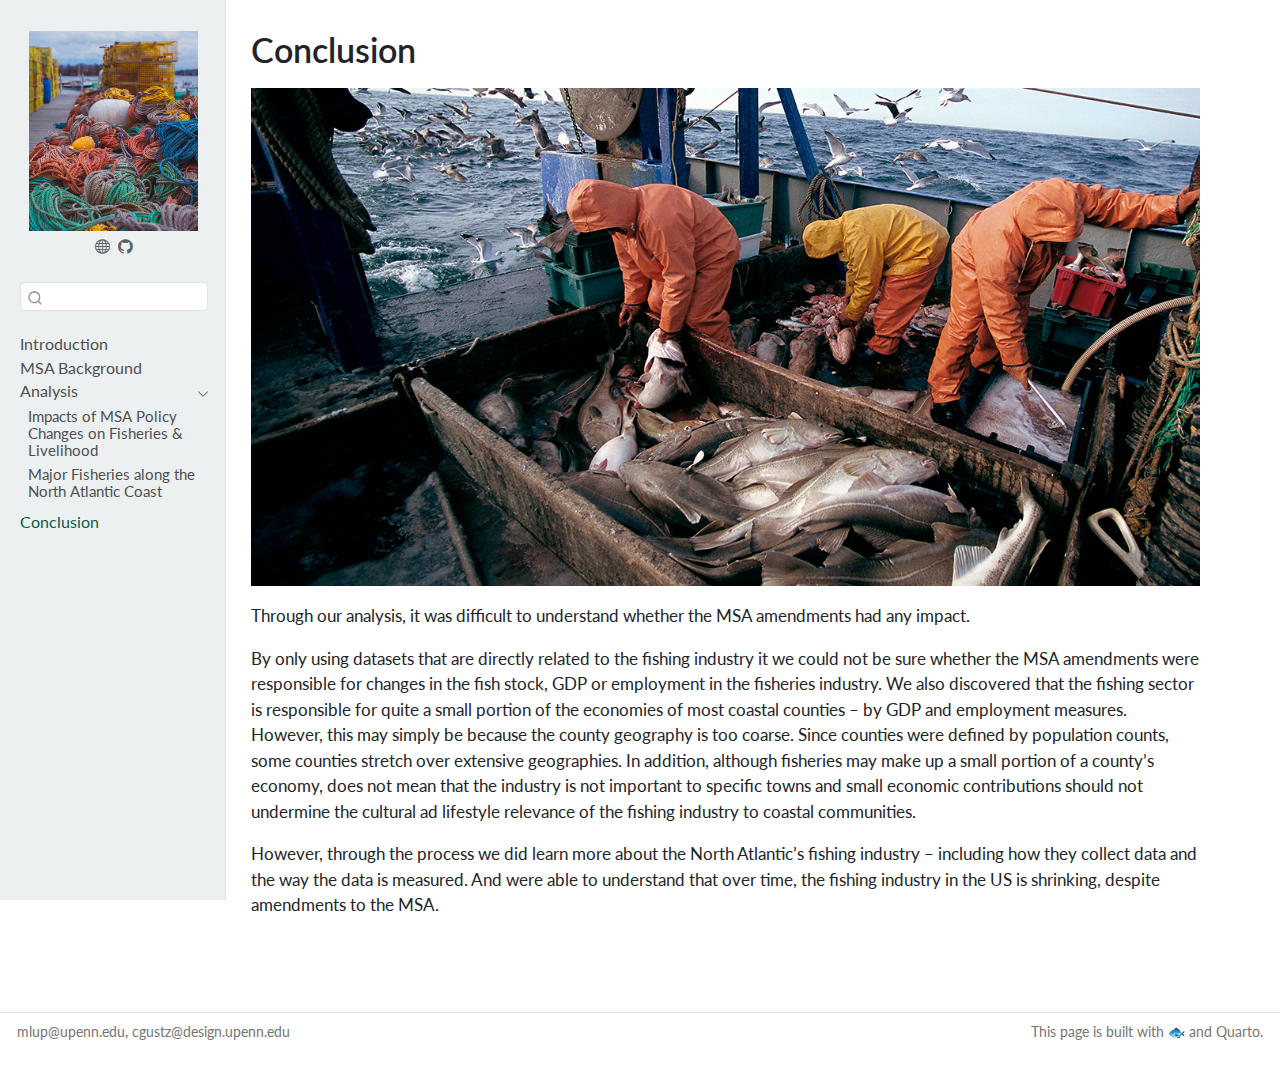
<file: docs/Conclusion.html>
<!DOCTYPE html>
<html xmlns="http://www.w3.org/1999/xhtml" lang="en" xml:lang="en"><head>

<meta charset="utf-8">
<meta name="generator" content="quarto-1.6.37">

<meta name="viewport" content="width=device-width, initial-scale=1.0, user-scalable=yes">


<title>Conclusion – Atlantic Coast Working Waterfronts from Delaware to Maine</title>
<style>
code{white-space: pre-wrap;}
span.smallcaps{font-variant: small-caps;}
div.columns{display: flex; gap: min(4vw, 1.5em);}
div.column{flex: auto; overflow-x: auto;}
div.hanging-indent{margin-left: 1.5em; text-indent: -1.5em;}
ul.task-list{list-style: none;}
ul.task-list li input[type="checkbox"] {
  width: 0.8em;
  margin: 0 0.8em 0.2em -1em; /* quarto-specific, see https://github.com/quarto-dev/quarto-cli/issues/4556 */ 
  vertical-align: middle;
}
</style>


<script src="site_libs/quarto-nav/quarto-nav.js"></script>
<script src="site_libs/clipboard/clipboard.min.js"></script>
<script src="site_libs/quarto-search/autocomplete.umd.js"></script>
<script src="site_libs/quarto-search/fuse.min.js"></script>
<script src="site_libs/quarto-search/quarto-search.js"></script>
<meta name="quarto:offset" content="./">
<script src="site_libs/quarto-html/quarto.js"></script>
<script src="site_libs/quarto-html/popper.min.js"></script>
<script src="site_libs/quarto-html/tippy.umd.min.js"></script>
<script src="site_libs/quarto-html/anchor.min.js"></script>
<link href="site_libs/quarto-html/tippy.css" rel="stylesheet">
<link href="site_libs/quarto-html/quarto-syntax-highlighting-b5e3097ca6bab6260ed4ce2e73d47aae.css" rel="stylesheet" id="quarto-text-highlighting-styles">
<script src="site_libs/bootstrap/bootstrap.min.js"></script>
<link href="site_libs/bootstrap/bootstrap-icons.css" rel="stylesheet">
<link href="site_libs/bootstrap/bootstrap-a863f97f728463b978b0982ea2cf251b.min.css" rel="stylesheet" append-hash="true" id="quarto-bootstrap" data-mode="light">
<script id="quarto-search-options" type="application/json">{
  "location": "sidebar",
  "copy-button": false,
  "collapse-after": 3,
  "panel-placement": "start",
  "type": "textbox",
  "limit": 50,
  "keyboard-shortcut": [
    "f",
    "/",
    "s"
  ],
  "show-item-context": false,
  "language": {
    "search-no-results-text": "No results",
    "search-matching-documents-text": "matching documents",
    "search-copy-link-title": "Copy link to search",
    "search-hide-matches-text": "Hide additional matches",
    "search-more-match-text": "more match in this document",
    "search-more-matches-text": "more matches in this document",
    "search-clear-button-title": "Clear",
    "search-text-placeholder": "",
    "search-detached-cancel-button-title": "Cancel",
    "search-submit-button-title": "Submit",
    "search-label": "Search"
  }
}</script>


<link rel="stylesheet" href="styles.css">
</head>

<body class="nav-sidebar docked fullcontent">

<div id="quarto-search-results"></div>
  <header id="quarto-header" class="headroom fixed-top">
  <nav class="quarto-secondary-nav">
    <div class="container-fluid d-flex">
      <button type="button" class="quarto-btn-toggle btn" data-bs-toggle="collapse" role="button" data-bs-target=".quarto-sidebar-collapse-item" aria-controls="quarto-sidebar" aria-expanded="false" aria-label="Toggle sidebar navigation" onclick="if (window.quartoToggleHeadroom) { window.quartoToggleHeadroom(); }">
        <i class="bi bi-layout-text-sidebar-reverse"></i>
      </button>
        <nav class="quarto-page-breadcrumbs" aria-label="breadcrumb"><ol class="breadcrumb"><li class="breadcrumb-item"><a href="./Conclusion.html">Conclusion</a></li></ol></nav>
        <a class="flex-grow-1" role="navigation" data-bs-toggle="collapse" data-bs-target=".quarto-sidebar-collapse-item" aria-controls="quarto-sidebar" aria-expanded="false" aria-label="Toggle sidebar navigation" onclick="if (window.quartoToggleHeadroom) { window.quartoToggleHeadroom(); }">      
        </a>
      <button type="button" class="btn quarto-search-button" aria-label="Search" onclick="window.quartoOpenSearch();">
        <i class="bi bi-search"></i>
      </button>
    </div>
  </nav>
</header>
<!-- content -->
<div id="quarto-content" class="quarto-container page-columns page-rows-contents page-layout-article">
<!-- sidebar -->
  <nav id="quarto-sidebar" class="sidebar collapse collapse-horizontal quarto-sidebar-collapse-item sidebar-navigation docked overflow-auto">
    <div class="pt-lg-2 mt-2 text-center sidebar-header">
      <a href="./index.html" class="sidebar-logo-link">
      <img src="./images/workingwaterfront_Maine.jpg" alt="" class="sidebar-logo py-0 d-lg-inline d-none">
      </a>
      <div class="sidebar-tools-main">
    <a href="https://www.fisheries.noaa.gov/topic/laws-policies/magnuson-stevens-act" title="NOAA Fishiries website" class="quarto-navigation-tool px-1" aria-label="NOAA Fishiries website"><i class="bi bi-globe"></i></a>
    <a href="https://github.com/m-lup/ne-fisheries/tree/main" title="website repository" class="quarto-navigation-tool px-1" aria-label="website repository"><i class="bi bi-github"></i></a>
</div>
      </div>
        <div class="mt-2 flex-shrink-0 align-items-center">
        <div class="sidebar-search">
        <div id="quarto-search" class="" title="Search"></div>
        </div>
        </div>
    <div class="sidebar-menu-container"> 
    <ul class="list-unstyled mt-1">
        <li class="sidebar-item">
  <div class="sidebar-item-container"> 
  <a href="./index.html" class="sidebar-item-text sidebar-link">
 <span class="menu-text">Introduction</span></a>
  </div>
</li>
        <li class="sidebar-item">
  <div class="sidebar-item-container"> 
  <a href="./MSABackground.html" class="sidebar-item-text sidebar-link">
 <span class="menu-text">MSA Background</span></a>
  </div>
</li>
        <li class="sidebar-item sidebar-item-section">
      <div class="sidebar-item-container"> 
            <a href="./analysis/index.html" class="sidebar-item-text sidebar-link">
 <span class="menu-text">Analysis</span></a>
          <a class="sidebar-item-toggle text-start" data-bs-toggle="collapse" data-bs-target="#quarto-sidebar-section-1" role="navigation" aria-expanded="true" aria-label="Toggle section">
            <i class="bi bi-chevron-right ms-2"></i>
          </a> 
      </div>
      <ul id="quarto-sidebar-section-1" class="collapse list-unstyled sidebar-section depth1 show">  
          <li class="sidebar-item">
  <div class="sidebar-item-container"> 
  <a href="./analysis/1-FishstockLivelihood.html" class="sidebar-item-text sidebar-link">
 <span class="menu-text">Impacts of MSA Policy Changes on Fisheries &amp; Livelihood</span></a>
  </div>
</li>
          <li class="sidebar-item">
  <div class="sidebar-item-container"> 
  <a href="./analysis/2-MajorFisheriesNE.html" class="sidebar-item-text sidebar-link">
 <span class="menu-text">Major Fisheries along the North Atlantic Coast</span></a>
  </div>
</li>
      </ul>
  </li>
        <li class="sidebar-item">
  <div class="sidebar-item-container"> 
  <a href="./Conclusion.html" class="sidebar-item-text sidebar-link active">
 <span class="menu-text">Conclusion</span></a>
  </div>
</li>
    </ul>
    </div>
</nav>
<div id="quarto-sidebar-glass" class="quarto-sidebar-collapse-item" data-bs-toggle="collapse" data-bs-target=".quarto-sidebar-collapse-item"></div>
<!-- margin-sidebar -->
    
<!-- main -->
<main class="content" id="quarto-document-content">

<header id="title-block-header" class="quarto-title-block default">
<div class="quarto-title">
<h1 class="title">Conclusion</h1>
</div>



<div class="quarto-title-meta">

    
  
    
  </div>
  


</header>


<p><img src="images/codmakesacomeback_Maine.jpg" alt="Cod makes a comeback" style="width: 100%"></p>
<p>Through our analysis, it was difficult to understand whether the MSA amendments had any impact.</p>
<p>By only using datasets that are directly related to the fishing industry it we could not be sure whether the MSA amendments were responsible for changes in the fish stock, GDP or employment in the fisheries industry. We also discovered that the fishing sector is responsible for quite a small portion of the economies of most coastal counties – by GDP and employment measures. However, this may simply be because the county geography is too coarse. Since counties were defined by population counts, some counties stretch over extensive geographies. In addition, although fisheries may make up a small portion of a county’s economy, does not mean that the industry is not important to specific towns and small economic contributions should not undermine the cultural ad lifestyle relevance of the fishing industry to coastal communities.</p>
<p>However, through the process we did learn more about the North Atlantic’s fishing industry – including how they collect data and the way the data is measured. And were able to understand that over time, the fishing industry in the US is shrinking, despite amendments to the MSA.</p>



</main> <!-- /main -->
<script id="quarto-html-after-body" type="application/javascript">
window.document.addEventListener("DOMContentLoaded", function (event) {
  const toggleBodyColorMode = (bsSheetEl) => {
    const mode = bsSheetEl.getAttribute("data-mode");
    const bodyEl = window.document.querySelector("body");
    if (mode === "dark") {
      bodyEl.classList.add("quarto-dark");
      bodyEl.classList.remove("quarto-light");
    } else {
      bodyEl.classList.add("quarto-light");
      bodyEl.classList.remove("quarto-dark");
    }
  }
  const toggleBodyColorPrimary = () => {
    const bsSheetEl = window.document.querySelector("link#quarto-bootstrap");
    if (bsSheetEl) {
      toggleBodyColorMode(bsSheetEl);
    }
  }
  toggleBodyColorPrimary();  
  const icon = "";
  const anchorJS = new window.AnchorJS();
  anchorJS.options = {
    placement: 'right',
    icon: icon
  };
  anchorJS.add('.anchored');
  const isCodeAnnotation = (el) => {
    for (const clz of el.classList) {
      if (clz.startsWith('code-annotation-')) {                     
        return true;
      }
    }
    return false;
  }
  const onCopySuccess = function(e) {
    // button target
    const button = e.trigger;
    // don't keep focus
    button.blur();
    // flash "checked"
    button.classList.add('code-copy-button-checked');
    var currentTitle = button.getAttribute("title");
    button.setAttribute("title", "Copied!");
    let tooltip;
    if (window.bootstrap) {
      button.setAttribute("data-bs-toggle", "tooltip");
      button.setAttribute("data-bs-placement", "left");
      button.setAttribute("data-bs-title", "Copied!");
      tooltip = new bootstrap.Tooltip(button, 
        { trigger: "manual", 
          customClass: "code-copy-button-tooltip",
          offset: [0, -8]});
      tooltip.show();    
    }
    setTimeout(function() {
      if (tooltip) {
        tooltip.hide();
        button.removeAttribute("data-bs-title");
        button.removeAttribute("data-bs-toggle");
        button.removeAttribute("data-bs-placement");
      }
      button.setAttribute("title", currentTitle);
      button.classList.remove('code-copy-button-checked');
    }, 1000);
    // clear code selection
    e.clearSelection();
  }
  const getTextToCopy = function(trigger) {
      const codeEl = trigger.previousElementSibling.cloneNode(true);
      for (const childEl of codeEl.children) {
        if (isCodeAnnotation(childEl)) {
          childEl.remove();
        }
      }
      return codeEl.innerText;
  }
  const clipboard = new window.ClipboardJS('.code-copy-button:not([data-in-quarto-modal])', {
    text: getTextToCopy
  });
  clipboard.on('success', onCopySuccess);
  if (window.document.getElementById('quarto-embedded-source-code-modal')) {
    const clipboardModal = new window.ClipboardJS('.code-copy-button[data-in-quarto-modal]', {
      text: getTextToCopy,
      container: window.document.getElementById('quarto-embedded-source-code-modal')
    });
    clipboardModal.on('success', onCopySuccess);
  }
    var localhostRegex = new RegExp(/^(?:http|https):\/\/localhost\:?[0-9]*\//);
    var mailtoRegex = new RegExp(/^mailto:/);
      var filterRegex = new RegExp('/' + window.location.host + '/');
    var isInternal = (href) => {
        return filterRegex.test(href) || localhostRegex.test(href) || mailtoRegex.test(href);
    }
    // Inspect non-navigation links and adorn them if external
 	var links = window.document.querySelectorAll('a[href]:not(.nav-link):not(.navbar-brand):not(.toc-action):not(.sidebar-link):not(.sidebar-item-toggle):not(.pagination-link):not(.no-external):not([aria-hidden]):not(.dropdown-item):not(.quarto-navigation-tool):not(.about-link)');
    for (var i=0; i<links.length; i++) {
      const link = links[i];
      if (!isInternal(link.href)) {
        // undo the damage that might have been done by quarto-nav.js in the case of
        // links that we want to consider external
        if (link.dataset.originalHref !== undefined) {
          link.href = link.dataset.originalHref;
        }
      }
    }
  function tippyHover(el, contentFn, onTriggerFn, onUntriggerFn) {
    const config = {
      allowHTML: true,
      maxWidth: 500,
      delay: 100,
      arrow: false,
      appendTo: function(el) {
          return el.parentElement;
      },
      interactive: true,
      interactiveBorder: 10,
      theme: 'quarto',
      placement: 'bottom-start',
    };
    if (contentFn) {
      config.content = contentFn;
    }
    if (onTriggerFn) {
      config.onTrigger = onTriggerFn;
    }
    if (onUntriggerFn) {
      config.onUntrigger = onUntriggerFn;
    }
    window.tippy(el, config); 
  }
  const noterefs = window.document.querySelectorAll('a[role="doc-noteref"]');
  for (var i=0; i<noterefs.length; i++) {
    const ref = noterefs[i];
    tippyHover(ref, function() {
      // use id or data attribute instead here
      let href = ref.getAttribute('data-footnote-href') || ref.getAttribute('href');
      try { href = new URL(href).hash; } catch {}
      const id = href.replace(/^#\/?/, "");
      const note = window.document.getElementById(id);
      if (note) {
        return note.innerHTML;
      } else {
        return "";
      }
    });
  }
  const xrefs = window.document.querySelectorAll('a.quarto-xref');
  const processXRef = (id, note) => {
    // Strip column container classes
    const stripColumnClz = (el) => {
      el.classList.remove("page-full", "page-columns");
      if (el.children) {
        for (const child of el.children) {
          stripColumnClz(child);
        }
      }
    }
    stripColumnClz(note)
    if (id === null || id.startsWith('sec-')) {
      // Special case sections, only their first couple elements
      const container = document.createElement("div");
      if (note.children && note.children.length > 2) {
        container.appendChild(note.children[0].cloneNode(true));
        for (let i = 1; i < note.children.length; i++) {
          const child = note.children[i];
          if (child.tagName === "P" && child.innerText === "") {
            continue;
          } else {
            container.appendChild(child.cloneNode(true));
            break;
          }
        }
        if (window.Quarto?.typesetMath) {
          window.Quarto.typesetMath(container);
        }
        return container.innerHTML
      } else {
        if (window.Quarto?.typesetMath) {
          window.Quarto.typesetMath(note);
        }
        return note.innerHTML;
      }
    } else {
      // Remove any anchor links if they are present
      const anchorLink = note.querySelector('a.anchorjs-link');
      if (anchorLink) {
        anchorLink.remove();
      }
      if (window.Quarto?.typesetMath) {
        window.Quarto.typesetMath(note);
      }
      if (note.classList.contains("callout")) {
        return note.outerHTML;
      } else {
        return note.innerHTML;
      }
    }
  }
  for (var i=0; i<xrefs.length; i++) {
    const xref = xrefs[i];
    tippyHover(xref, undefined, function(instance) {
      instance.disable();
      let url = xref.getAttribute('href');
      let hash = undefined; 
      if (url.startsWith('#')) {
        hash = url;
      } else {
        try { hash = new URL(url).hash; } catch {}
      }
      if (hash) {
        const id = hash.replace(/^#\/?/, "");
        const note = window.document.getElementById(id);
        if (note !== null) {
          try {
            const html = processXRef(id, note.cloneNode(true));
            instance.setContent(html);
          } finally {
            instance.enable();
            instance.show();
          }
        } else {
          // See if we can fetch this
          fetch(url.split('#')[0])
          .then(res => res.text())
          .then(html => {
            const parser = new DOMParser();
            const htmlDoc = parser.parseFromString(html, "text/html");
            const note = htmlDoc.getElementById(id);
            if (note !== null) {
              const html = processXRef(id, note);
              instance.setContent(html);
            } 
          }).finally(() => {
            instance.enable();
            instance.show();
          });
        }
      } else {
        // See if we can fetch a full url (with no hash to target)
        // This is a special case and we should probably do some content thinning / targeting
        fetch(url)
        .then(res => res.text())
        .then(html => {
          const parser = new DOMParser();
          const htmlDoc = parser.parseFromString(html, "text/html");
          const note = htmlDoc.querySelector('main.content');
          if (note !== null) {
            // This should only happen for chapter cross references
            // (since there is no id in the URL)
            // remove the first header
            if (note.children.length > 0 && note.children[0].tagName === "HEADER") {
              note.children[0].remove();
            }
            const html = processXRef(null, note);
            instance.setContent(html);
          } 
        }).finally(() => {
          instance.enable();
          instance.show();
        });
      }
    }, function(instance) {
    });
  }
      let selectedAnnoteEl;
      const selectorForAnnotation = ( cell, annotation) => {
        let cellAttr = 'data-code-cell="' + cell + '"';
        let lineAttr = 'data-code-annotation="' +  annotation + '"';
        const selector = 'span[' + cellAttr + '][' + lineAttr + ']';
        return selector;
      }
      const selectCodeLines = (annoteEl) => {
        const doc = window.document;
        const targetCell = annoteEl.getAttribute("data-target-cell");
        const targetAnnotation = annoteEl.getAttribute("data-target-annotation");
        const annoteSpan = window.document.querySelector(selectorForAnnotation(targetCell, targetAnnotation));
        const lines = annoteSpan.getAttribute("data-code-lines").split(",");
        const lineIds = lines.map((line) => {
          return targetCell + "-" + line;
        })
        let top = null;
        let height = null;
        let parent = null;
        if (lineIds.length > 0) {
            //compute the position of the single el (top and bottom and make a div)
            const el = window.document.getElementById(lineIds[0]);
            top = el.offsetTop;
            height = el.offsetHeight;
            parent = el.parentElement.parentElement;
          if (lineIds.length > 1) {
            const lastEl = window.document.getElementById(lineIds[lineIds.length - 1]);
            const bottom = lastEl.offsetTop + lastEl.offsetHeight;
            height = bottom - top;
          }
          if (top !== null && height !== null && parent !== null) {
            // cook up a div (if necessary) and position it 
            let div = window.document.getElementById("code-annotation-line-highlight");
            if (div === null) {
              div = window.document.createElement("div");
              div.setAttribute("id", "code-annotation-line-highlight");
              div.style.position = 'absolute';
              parent.appendChild(div);
            }
            div.style.top = top - 2 + "px";
            div.style.height = height + 4 + "px";
            div.style.left = 0;
            let gutterDiv = window.document.getElementById("code-annotation-line-highlight-gutter");
            if (gutterDiv === null) {
              gutterDiv = window.document.createElement("div");
              gutterDiv.setAttribute("id", "code-annotation-line-highlight-gutter");
              gutterDiv.style.position = 'absolute';
              const codeCell = window.document.getElementById(targetCell);
              const gutter = codeCell.querySelector('.code-annotation-gutter');
              gutter.appendChild(gutterDiv);
            }
            gutterDiv.style.top = top - 2 + "px";
            gutterDiv.style.height = height + 4 + "px";
          }
          selectedAnnoteEl = annoteEl;
        }
      };
      const unselectCodeLines = () => {
        const elementsIds = ["code-annotation-line-highlight", "code-annotation-line-highlight-gutter"];
        elementsIds.forEach((elId) => {
          const div = window.document.getElementById(elId);
          if (div) {
            div.remove();
          }
        });
        selectedAnnoteEl = undefined;
      };
        // Handle positioning of the toggle
    window.addEventListener(
      "resize",
      throttle(() => {
        elRect = undefined;
        if (selectedAnnoteEl) {
          selectCodeLines(selectedAnnoteEl);
        }
      }, 10)
    );
    function throttle(fn, ms) {
    let throttle = false;
    let timer;
      return (...args) => {
        if(!throttle) { // first call gets through
            fn.apply(this, args);
            throttle = true;
        } else { // all the others get throttled
            if(timer) clearTimeout(timer); // cancel #2
            timer = setTimeout(() => {
              fn.apply(this, args);
              timer = throttle = false;
            }, ms);
        }
      };
    }
      // Attach click handler to the DT
      const annoteDls = window.document.querySelectorAll('dt[data-target-cell]');
      for (const annoteDlNode of annoteDls) {
        annoteDlNode.addEventListener('click', (event) => {
          const clickedEl = event.target;
          if (clickedEl !== selectedAnnoteEl) {
            unselectCodeLines();
            const activeEl = window.document.querySelector('dt[data-target-cell].code-annotation-active');
            if (activeEl) {
              activeEl.classList.remove('code-annotation-active');
            }
            selectCodeLines(clickedEl);
            clickedEl.classList.add('code-annotation-active');
          } else {
            // Unselect the line
            unselectCodeLines();
            clickedEl.classList.remove('code-annotation-active');
          }
        });
      }
  const findCites = (el) => {
    const parentEl = el.parentElement;
    if (parentEl) {
      const cites = parentEl.dataset.cites;
      if (cites) {
        return {
          el,
          cites: cites.split(' ')
        };
      } else {
        return findCites(el.parentElement)
      }
    } else {
      return undefined;
    }
  };
  var bibliorefs = window.document.querySelectorAll('a[role="doc-biblioref"]');
  for (var i=0; i<bibliorefs.length; i++) {
    const ref = bibliorefs[i];
    const citeInfo = findCites(ref);
    if (citeInfo) {
      tippyHover(citeInfo.el, function() {
        var popup = window.document.createElement('div');
        citeInfo.cites.forEach(function(cite) {
          var citeDiv = window.document.createElement('div');
          citeDiv.classList.add('hanging-indent');
          citeDiv.classList.add('csl-entry');
          var biblioDiv = window.document.getElementById('ref-' + cite);
          if (biblioDiv) {
            citeDiv.innerHTML = biblioDiv.innerHTML;
          }
          popup.appendChild(citeDiv);
        });
        return popup.innerHTML;
      });
    }
  }
});
</script>
</div> <!-- /content -->
<footer class="footer">
  <div class="nav-footer">
    <div class="nav-footer-left">
<p>mlup@upenn.edu, cgustz@design.upenn.edu</p>
</div>   
    <div class="nav-footer-center">
      &nbsp;
    </div>
    <div class="nav-footer-right">
<p>This page is built with 🐟 and <a href="https://quarto.org/">Quarto</a>.</p>
</div>
  </div>
</footer>




</body></html>
</file>
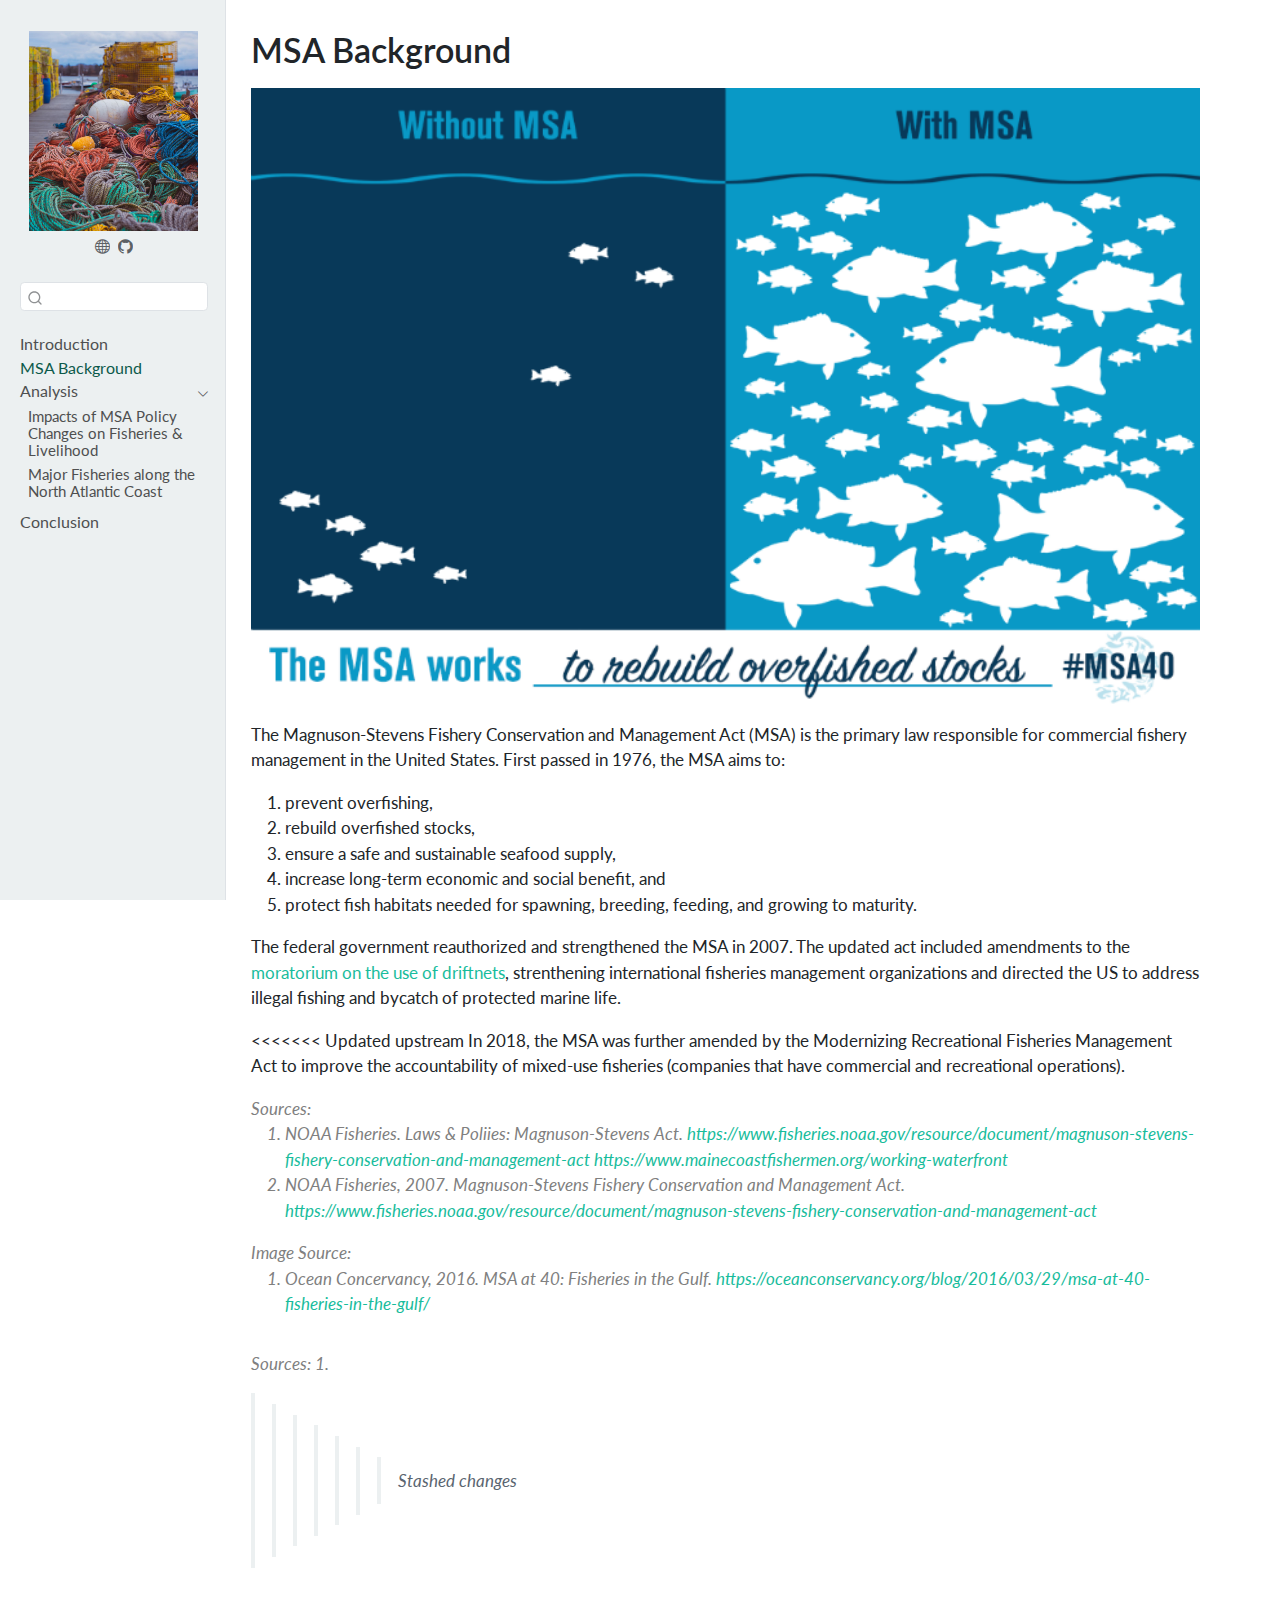
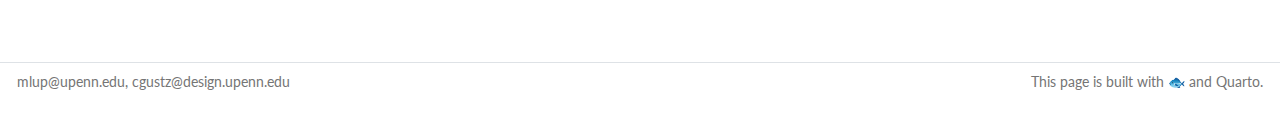
<file: docs/MSABackground.html>
<!DOCTYPE html>
<html xmlns="http://www.w3.org/1999/xhtml" lang="en" xml:lang="en"><head>

<meta charset="utf-8">
<meta name="generator" content="quarto-1.6.37">

<meta name="viewport" content="width=device-width, initial-scale=1.0, user-scalable=yes">


<title>MSA Background – Atlantic Coast Working Waterfronts from Delaware to Maine</title>
<style>
code{white-space: pre-wrap;}
span.smallcaps{font-variant: small-caps;}
div.columns{display: flex; gap: min(4vw, 1.5em);}
div.column{flex: auto; overflow-x: auto;}
div.hanging-indent{margin-left: 1.5em; text-indent: -1.5em;}
ul.task-list{list-style: none;}
ul.task-list li input[type="checkbox"] {
  width: 0.8em;
  margin: 0 0.8em 0.2em -1em; /* quarto-specific, see https://github.com/quarto-dev/quarto-cli/issues/4556 */ 
  vertical-align: middle;
}
</style>


<script src="site_libs/quarto-nav/quarto-nav.js"></script>
<script src="site_libs/clipboard/clipboard.min.js"></script>
<script src="site_libs/quarto-search/autocomplete.umd.js"></script>
<script src="site_libs/quarto-search/fuse.min.js"></script>
<script src="site_libs/quarto-search/quarto-search.js"></script>
<meta name="quarto:offset" content="./">
<script src="site_libs/quarto-html/quarto.js"></script>
<script src="site_libs/quarto-html/popper.min.js"></script>
<script src="site_libs/quarto-html/tippy.umd.min.js"></script>
<script src="site_libs/quarto-html/anchor.min.js"></script>
<link href="site_libs/quarto-html/tippy.css" rel="stylesheet">
<link href="site_libs/quarto-html/quarto-syntax-highlighting-b5e3097ca6bab6260ed4ce2e73d47aae.css" rel="stylesheet" id="quarto-text-highlighting-styles">
<script src="site_libs/bootstrap/bootstrap.min.js"></script>
<link href="site_libs/bootstrap/bootstrap-icons.css" rel="stylesheet">
<link href="site_libs/bootstrap/bootstrap-a863f97f728463b978b0982ea2cf251b.min.css" rel="stylesheet" append-hash="true" id="quarto-bootstrap" data-mode="light">
<script id="quarto-search-options" type="application/json">{
  "location": "sidebar",
  "copy-button": false,
  "collapse-after": 3,
  "panel-placement": "start",
  "type": "textbox",
  "limit": 50,
  "keyboard-shortcut": [
    "f",
    "/",
    "s"
  ],
  "show-item-context": false,
  "language": {
    "search-no-results-text": "No results",
    "search-matching-documents-text": "matching documents",
    "search-copy-link-title": "Copy link to search",
    "search-hide-matches-text": "Hide additional matches",
    "search-more-match-text": "more match in this document",
    "search-more-matches-text": "more matches in this document",
    "search-clear-button-title": "Clear",
    "search-text-placeholder": "",
    "search-detached-cancel-button-title": "Cancel",
    "search-submit-button-title": "Submit",
    "search-label": "Search"
  }
}</script>


<link rel="stylesheet" href="styles.css">
</head>

<body class="nav-sidebar docked fullcontent">

<div id="quarto-search-results"></div>
  <header id="quarto-header" class="headroom fixed-top">
  <nav class="quarto-secondary-nav">
    <div class="container-fluid d-flex">
      <button type="button" class="quarto-btn-toggle btn" data-bs-toggle="collapse" role="button" data-bs-target=".quarto-sidebar-collapse-item" aria-controls="quarto-sidebar" aria-expanded="false" aria-label="Toggle sidebar navigation" onclick="if (window.quartoToggleHeadroom) { window.quartoToggleHeadroom(); }">
        <i class="bi bi-layout-text-sidebar-reverse"></i>
      </button>
        <nav class="quarto-page-breadcrumbs" aria-label="breadcrumb"><ol class="breadcrumb"><li class="breadcrumb-item"><a href="./MSABackground.html">MSA Background</a></li></ol></nav>
        <a class="flex-grow-1" role="navigation" data-bs-toggle="collapse" data-bs-target=".quarto-sidebar-collapse-item" aria-controls="quarto-sidebar" aria-expanded="false" aria-label="Toggle sidebar navigation" onclick="if (window.quartoToggleHeadroom) { window.quartoToggleHeadroom(); }">      
        </a>
      <button type="button" class="btn quarto-search-button" aria-label="Search" onclick="window.quartoOpenSearch();">
        <i class="bi bi-search"></i>
      </button>
    </div>
  </nav>
</header>
<!-- content -->
<div id="quarto-content" class="quarto-container page-columns page-rows-contents page-layout-article">
<!-- sidebar -->
  <nav id="quarto-sidebar" class="sidebar collapse collapse-horizontal quarto-sidebar-collapse-item sidebar-navigation docked overflow-auto">
    <div class="pt-lg-2 mt-2 text-center sidebar-header">
      <a href="./index.html" class="sidebar-logo-link">
      <img src="./images/workingwaterfront_Maine.jpg" alt="" class="sidebar-logo py-0 d-lg-inline d-none">
      </a>
      <div class="sidebar-tools-main">
    <a href="https://www.fisheries.noaa.gov/topic/laws-policies/magnuson-stevens-act" title="NOAA Fishiries website" class="quarto-navigation-tool px-1" aria-label="NOAA Fishiries website"><i class="bi bi-globe"></i></a>
    <a href="https://github.com/m-lup/ne-fisheries/tree/main" title="website repository" class="quarto-navigation-tool px-1" aria-label="website repository"><i class="bi bi-github"></i></a>
</div>
      </div>
        <div class="mt-2 flex-shrink-0 align-items-center">
        <div class="sidebar-search">
        <div id="quarto-search" class="" title="Search"></div>
        </div>
        </div>
    <div class="sidebar-menu-container"> 
    <ul class="list-unstyled mt-1">
        <li class="sidebar-item">
  <div class="sidebar-item-container"> 
  <a href="./index.html" class="sidebar-item-text sidebar-link">
 <span class="menu-text">Introduction</span></a>
  </div>
</li>
        <li class="sidebar-item">
  <div class="sidebar-item-container"> 
  <a href="./MSABackground.html" class="sidebar-item-text sidebar-link active">
 <span class="menu-text">MSA Background</span></a>
  </div>
</li>
        <li class="sidebar-item sidebar-item-section">
      <div class="sidebar-item-container"> 
            <a href="./analysis/index.html" class="sidebar-item-text sidebar-link">
 <span class="menu-text">Analysis</span></a>
          <a class="sidebar-item-toggle text-start" data-bs-toggle="collapse" data-bs-target="#quarto-sidebar-section-1" role="navigation" aria-expanded="true" aria-label="Toggle section">
            <i class="bi bi-chevron-right ms-2"></i>
          </a> 
      </div>
      <ul id="quarto-sidebar-section-1" class="collapse list-unstyled sidebar-section depth1 show">  
          <li class="sidebar-item">
  <div class="sidebar-item-container"> 
  <a href="./analysis/1-FishstockLivelihood.html" class="sidebar-item-text sidebar-link">
 <span class="menu-text">Impacts of MSA Policy Changes on Fisheries &amp; Livelihood</span></a>
  </div>
</li>
          <li class="sidebar-item">
  <div class="sidebar-item-container"> 
  <a href="./analysis/2-MajorFisheriesNE.html" class="sidebar-item-text sidebar-link">
 <span class="menu-text">Major Fisheries along the North Atlantic Coast</span></a>
  </div>
</li>
      </ul>
  </li>
        <li class="sidebar-item">
  <div class="sidebar-item-container"> 
  <a href="./Conclusion.html" class="sidebar-item-text sidebar-link">
 <span class="menu-text">Conclusion</span></a>
  </div>
</li>
    </ul>
    </div>
</nav>
<div id="quarto-sidebar-glass" class="quarto-sidebar-collapse-item" data-bs-toggle="collapse" data-bs-target=".quarto-sidebar-collapse-item"></div>
<!-- margin-sidebar -->
    
<!-- main -->
<main class="content" id="quarto-document-content">

<header id="title-block-header" class="quarto-title-block default">
<div class="quarto-title">
<h1 class="title">MSA Background</h1>
</div>



<div class="quarto-title-meta">

    
  
    
  </div>
  


</header>


<img src="images/MSAinfographic.png" style="width: 100%;">
<p></p>
<p>
The Magnuson-Stevens Fishery Conservation and Management Act (MSA) is the primary law responsible for commercial fishery management in the United States. First passed in 1976, the MSA aims to:
</p>
<ol type="1">
<li>prevent overfishing,</li>
<li>rebuild overfished stocks,</li>
<li>ensure a safe and sustainable seafood supply,</li>
<li>increase long-term economic and social benefit, and</li>
<li><span style="color:dark grey">protect fish habitats needed for spawning, breeding, feeding, and growing to maturity.</span></li>
</ol>
<p>
</p><p>The federal government reauthorized and strengthened the MSA in 2007. The updated act included amendments to the <a href="https://www.federalregister.gov/documents/2011/01/12/2011-507/high-seas-driftnet-fishing-moratorium-protection-act-identification-and-certification-procedures-to">moratorium on the use of driftnets</a>, strenthening international fisheries management organizations and directed the US to address illegal fishing and bycatch of protected marine life.</p>
&lt;&lt;&lt;&lt;&lt;&lt;&lt; Updated upstream In 2018, the MSA was further amended by the Modernizing Recreational Fisheries Management Act to improve the accountability of mixed-use fisheries (companies that have commercial and recreational operations).
<p></p>
<span style="color:gray; font-style:italic;"> Sources:
<ol>
<li>
NOAA Fisheries. Laws &amp; Poliies: Magnuson-Stevens Act. <a href="https://www.fisheries.noaa.gov/resource/document/magnuson-stevens-fishery-conservation-and-management-act">https://www.fisheries.noaa.gov/resource/document/magnuson-stevens-fishery-conservation-and-management-act</a> <a href="https://www.mainecoastfishermen.org/working-waterfront" target="_blank">https://www.mainecoastfishermen.org/working-waterfront</a>
</li>
<li>
NOAA Fisheries, 2007. Magnuson-Stevens Fishery Conservation and Management Act. <a href="https://www.fisheries.noaa.gov/resource/document/magnuson-stevens-fishery-conservation-and-management-act">https://www.fisheries.noaa.gov/resource/document/magnuson-stevens-fishery-conservation-and-management-act</a>
</li>
</ol>
</span>
<p></p>
<span style="color:gray; font-style:italic;"> Image Source:
<ol>
<li>
Ocean Concervancy, 2016. MSA at 40: Fisheries in the Gulf. <a href="https://oceanconservancy.org/blog/2016/03/29/msa-at-40-fisheries-in-the-gulf">https://oceanconservancy.org/blog/2016/03/29/msa-at-40-fisheries-in-the-gulf/</a>
</li></ol>
<section id="section" class="level1">
<h1></h1>
<p>
Sources: 1.
</p>
<blockquote class="blockquote">
<blockquote class="blockquote">
<blockquote class="blockquote">
<blockquote class="blockquote">
<blockquote class="blockquote">
<blockquote class="blockquote">
<blockquote class="blockquote">
<p>Stashed changes</p>
</blockquote>
</blockquote>
</blockquote>
</blockquote>
</blockquote>
</blockquote>
</blockquote>


</section>

</span></main> <!-- /main -->
<script id="quarto-html-after-body" type="application/javascript">
window.document.addEventListener("DOMContentLoaded", function (event) {
  const toggleBodyColorMode = (bsSheetEl) => {
    const mode = bsSheetEl.getAttribute("data-mode");
    const bodyEl = window.document.querySelector("body");
    if (mode === "dark") {
      bodyEl.classList.add("quarto-dark");
      bodyEl.classList.remove("quarto-light");
    } else {
      bodyEl.classList.add("quarto-light");
      bodyEl.classList.remove("quarto-dark");
    }
  }
  const toggleBodyColorPrimary = () => {
    const bsSheetEl = window.document.querySelector("link#quarto-bootstrap");
    if (bsSheetEl) {
      toggleBodyColorMode(bsSheetEl);
    }
  }
  toggleBodyColorPrimary();  
  const icon = "";
  const anchorJS = new window.AnchorJS();
  anchorJS.options = {
    placement: 'right',
    icon: icon
  };
  anchorJS.add('.anchored');
  const isCodeAnnotation = (el) => {
    for (const clz of el.classList) {
      if (clz.startsWith('code-annotation-')) {                     
        return true;
      }
    }
    return false;
  }
  const onCopySuccess = function(e) {
    // button target
    const button = e.trigger;
    // don't keep focus
    button.blur();
    // flash "checked"
    button.classList.add('code-copy-button-checked');
    var currentTitle = button.getAttribute("title");
    button.setAttribute("title", "Copied!");
    let tooltip;
    if (window.bootstrap) {
      button.setAttribute("data-bs-toggle", "tooltip");
      button.setAttribute("data-bs-placement", "left");
      button.setAttribute("data-bs-title", "Copied!");
      tooltip = new bootstrap.Tooltip(button, 
        { trigger: "manual", 
          customClass: "code-copy-button-tooltip",
          offset: [0, -8]});
      tooltip.show();    
    }
    setTimeout(function() {
      if (tooltip) {
        tooltip.hide();
        button.removeAttribute("data-bs-title");
        button.removeAttribute("data-bs-toggle");
        button.removeAttribute("data-bs-placement");
      }
      button.setAttribute("title", currentTitle);
      button.classList.remove('code-copy-button-checked');
    }, 1000);
    // clear code selection
    e.clearSelection();
  }
  const getTextToCopy = function(trigger) {
      const codeEl = trigger.previousElementSibling.cloneNode(true);
      for (const childEl of codeEl.children) {
        if (isCodeAnnotation(childEl)) {
          childEl.remove();
        }
      }
      return codeEl.innerText;
  }
  const clipboard = new window.ClipboardJS('.code-copy-button:not([data-in-quarto-modal])', {
    text: getTextToCopy
  });
  clipboard.on('success', onCopySuccess);
  if (window.document.getElementById('quarto-embedded-source-code-modal')) {
    const clipboardModal = new window.ClipboardJS('.code-copy-button[data-in-quarto-modal]', {
      text: getTextToCopy,
      container: window.document.getElementById('quarto-embedded-source-code-modal')
    });
    clipboardModal.on('success', onCopySuccess);
  }
    var localhostRegex = new RegExp(/^(?:http|https):\/\/localhost\:?[0-9]*\//);
    var mailtoRegex = new RegExp(/^mailto:/);
      var filterRegex = new RegExp('/' + window.location.host + '/');
    var isInternal = (href) => {
        return filterRegex.test(href) || localhostRegex.test(href) || mailtoRegex.test(href);
    }
    // Inspect non-navigation links and adorn them if external
 	var links = window.document.querySelectorAll('a[href]:not(.nav-link):not(.navbar-brand):not(.toc-action):not(.sidebar-link):not(.sidebar-item-toggle):not(.pagination-link):not(.no-external):not([aria-hidden]):not(.dropdown-item):not(.quarto-navigation-tool):not(.about-link)');
    for (var i=0; i<links.length; i++) {
      const link = links[i];
      if (!isInternal(link.href)) {
        // undo the damage that might have been done by quarto-nav.js in the case of
        // links that we want to consider external
        if (link.dataset.originalHref !== undefined) {
          link.href = link.dataset.originalHref;
        }
      }
    }
  function tippyHover(el, contentFn, onTriggerFn, onUntriggerFn) {
    const config = {
      allowHTML: true,
      maxWidth: 500,
      delay: 100,
      arrow: false,
      appendTo: function(el) {
          return el.parentElement;
      },
      interactive: true,
      interactiveBorder: 10,
      theme: 'quarto',
      placement: 'bottom-start',
    };
    if (contentFn) {
      config.content = contentFn;
    }
    if (onTriggerFn) {
      config.onTrigger = onTriggerFn;
    }
    if (onUntriggerFn) {
      config.onUntrigger = onUntriggerFn;
    }
    window.tippy(el, config); 
  }
  const noterefs = window.document.querySelectorAll('a[role="doc-noteref"]');
  for (var i=0; i<noterefs.length; i++) {
    const ref = noterefs[i];
    tippyHover(ref, function() {
      // use id or data attribute instead here
      let href = ref.getAttribute('data-footnote-href') || ref.getAttribute('href');
      try { href = new URL(href).hash; } catch {}
      const id = href.replace(/^#\/?/, "");
      const note = window.document.getElementById(id);
      if (note) {
        return note.innerHTML;
      } else {
        return "";
      }
    });
  }
  const xrefs = window.document.querySelectorAll('a.quarto-xref');
  const processXRef = (id, note) => {
    // Strip column container classes
    const stripColumnClz = (el) => {
      el.classList.remove("page-full", "page-columns");
      if (el.children) {
        for (const child of el.children) {
          stripColumnClz(child);
        }
      }
    }
    stripColumnClz(note)
    if (id === null || id.startsWith('sec-')) {
      // Special case sections, only their first couple elements
      const container = document.createElement("div");
      if (note.children && note.children.length > 2) {
        container.appendChild(note.children[0].cloneNode(true));
        for (let i = 1; i < note.children.length; i++) {
          const child = note.children[i];
          if (child.tagName === "P" && child.innerText === "") {
            continue;
          } else {
            container.appendChild(child.cloneNode(true));
            break;
          }
        }
        if (window.Quarto?.typesetMath) {
          window.Quarto.typesetMath(container);
        }
        return container.innerHTML
      } else {
        if (window.Quarto?.typesetMath) {
          window.Quarto.typesetMath(note);
        }
        return note.innerHTML;
      }
    } else {
      // Remove any anchor links if they are present
      const anchorLink = note.querySelector('a.anchorjs-link');
      if (anchorLink) {
        anchorLink.remove();
      }
      if (window.Quarto?.typesetMath) {
        window.Quarto.typesetMath(note);
      }
      if (note.classList.contains("callout")) {
        return note.outerHTML;
      } else {
        return note.innerHTML;
      }
    }
  }
  for (var i=0; i<xrefs.length; i++) {
    const xref = xrefs[i];
    tippyHover(xref, undefined, function(instance) {
      instance.disable();
      let url = xref.getAttribute('href');
      let hash = undefined; 
      if (url.startsWith('#')) {
        hash = url;
      } else {
        try { hash = new URL(url).hash; } catch {}
      }
      if (hash) {
        const id = hash.replace(/^#\/?/, "");
        const note = window.document.getElementById(id);
        if (note !== null) {
          try {
            const html = processXRef(id, note.cloneNode(true));
            instance.setContent(html);
          } finally {
            instance.enable();
            instance.show();
          }
        } else {
          // See if we can fetch this
          fetch(url.split('#')[0])
          .then(res => res.text())
          .then(html => {
            const parser = new DOMParser();
            const htmlDoc = parser.parseFromString(html, "text/html");
            const note = htmlDoc.getElementById(id);
            if (note !== null) {
              const html = processXRef(id, note);
              instance.setContent(html);
            } 
          }).finally(() => {
            instance.enable();
            instance.show();
          });
        }
      } else {
        // See if we can fetch a full url (with no hash to target)
        // This is a special case and we should probably do some content thinning / targeting
        fetch(url)
        .then(res => res.text())
        .then(html => {
          const parser = new DOMParser();
          const htmlDoc = parser.parseFromString(html, "text/html");
          const note = htmlDoc.querySelector('main.content');
          if (note !== null) {
            // This should only happen for chapter cross references
            // (since there is no id in the URL)
            // remove the first header
            if (note.children.length > 0 && note.children[0].tagName === "HEADER") {
              note.children[0].remove();
            }
            const html = processXRef(null, note);
            instance.setContent(html);
          } 
        }).finally(() => {
          instance.enable();
          instance.show();
        });
      }
    }, function(instance) {
    });
  }
      let selectedAnnoteEl;
      const selectorForAnnotation = ( cell, annotation) => {
        let cellAttr = 'data-code-cell="' + cell + '"';
        let lineAttr = 'data-code-annotation="' +  annotation + '"';
        const selector = 'span[' + cellAttr + '][' + lineAttr + ']';
        return selector;
      }
      const selectCodeLines = (annoteEl) => {
        const doc = window.document;
        const targetCell = annoteEl.getAttribute("data-target-cell");
        const targetAnnotation = annoteEl.getAttribute("data-target-annotation");
        const annoteSpan = window.document.querySelector(selectorForAnnotation(targetCell, targetAnnotation));
        const lines = annoteSpan.getAttribute("data-code-lines").split(",");
        const lineIds = lines.map((line) => {
          return targetCell + "-" + line;
        })
        let top = null;
        let height = null;
        let parent = null;
        if (lineIds.length > 0) {
            //compute the position of the single el (top and bottom and make a div)
            const el = window.document.getElementById(lineIds[0]);
            top = el.offsetTop;
            height = el.offsetHeight;
            parent = el.parentElement.parentElement;
          if (lineIds.length > 1) {
            const lastEl = window.document.getElementById(lineIds[lineIds.length - 1]);
            const bottom = lastEl.offsetTop + lastEl.offsetHeight;
            height = bottom - top;
          }
          if (top !== null && height !== null && parent !== null) {
            // cook up a div (if necessary) and position it 
            let div = window.document.getElementById("code-annotation-line-highlight");
            if (div === null) {
              div = window.document.createElement("div");
              div.setAttribute("id", "code-annotation-line-highlight");
              div.style.position = 'absolute';
              parent.appendChild(div);
            }
            div.style.top = top - 2 + "px";
            div.style.height = height + 4 + "px";
            div.style.left = 0;
            let gutterDiv = window.document.getElementById("code-annotation-line-highlight-gutter");
            if (gutterDiv === null) {
              gutterDiv = window.document.createElement("div");
              gutterDiv.setAttribute("id", "code-annotation-line-highlight-gutter");
              gutterDiv.style.position = 'absolute';
              const codeCell = window.document.getElementById(targetCell);
              const gutter = codeCell.querySelector('.code-annotation-gutter');
              gutter.appendChild(gutterDiv);
            }
            gutterDiv.style.top = top - 2 + "px";
            gutterDiv.style.height = height + 4 + "px";
          }
          selectedAnnoteEl = annoteEl;
        }
      };
      const unselectCodeLines = () => {
        const elementsIds = ["code-annotation-line-highlight", "code-annotation-line-highlight-gutter"];
        elementsIds.forEach((elId) => {
          const div = window.document.getElementById(elId);
          if (div) {
            div.remove();
          }
        });
        selectedAnnoteEl = undefined;
      };
        // Handle positioning of the toggle
    window.addEventListener(
      "resize",
      throttle(() => {
        elRect = undefined;
        if (selectedAnnoteEl) {
          selectCodeLines(selectedAnnoteEl);
        }
      }, 10)
    );
    function throttle(fn, ms) {
    let throttle = false;
    let timer;
      return (...args) => {
        if(!throttle) { // first call gets through
            fn.apply(this, args);
            throttle = true;
        } else { // all the others get throttled
            if(timer) clearTimeout(timer); // cancel #2
            timer = setTimeout(() => {
              fn.apply(this, args);
              timer = throttle = false;
            }, ms);
        }
      };
    }
      // Attach click handler to the DT
      const annoteDls = window.document.querySelectorAll('dt[data-target-cell]');
      for (const annoteDlNode of annoteDls) {
        annoteDlNode.addEventListener('click', (event) => {
          const clickedEl = event.target;
          if (clickedEl !== selectedAnnoteEl) {
            unselectCodeLines();
            const activeEl = window.document.querySelector('dt[data-target-cell].code-annotation-active');
            if (activeEl) {
              activeEl.classList.remove('code-annotation-active');
            }
            selectCodeLines(clickedEl);
            clickedEl.classList.add('code-annotation-active');
          } else {
            // Unselect the line
            unselectCodeLines();
            clickedEl.classList.remove('code-annotation-active');
          }
        });
      }
  const findCites = (el) => {
    const parentEl = el.parentElement;
    if (parentEl) {
      const cites = parentEl.dataset.cites;
      if (cites) {
        return {
          el,
          cites: cites.split(' ')
        };
      } else {
        return findCites(el.parentElement)
      }
    } else {
      return undefined;
    }
  };
  var bibliorefs = window.document.querySelectorAll('a[role="doc-biblioref"]');
  for (var i=0; i<bibliorefs.length; i++) {
    const ref = bibliorefs[i];
    const citeInfo = findCites(ref);
    if (citeInfo) {
      tippyHover(citeInfo.el, function() {
        var popup = window.document.createElement('div');
        citeInfo.cites.forEach(function(cite) {
          var citeDiv = window.document.createElement('div');
          citeDiv.classList.add('hanging-indent');
          citeDiv.classList.add('csl-entry');
          var biblioDiv = window.document.getElementById('ref-' + cite);
          if (biblioDiv) {
            citeDiv.innerHTML = biblioDiv.innerHTML;
          }
          popup.appendChild(citeDiv);
        });
        return popup.innerHTML;
      });
    }
  }
});
</script>
</div> <!-- /content -->
<footer class="footer">
  <div class="nav-footer">
    <div class="nav-footer-left">
<p>mlup@upenn.edu, cgustz@design.upenn.edu</p>
</div>   
    <div class="nav-footer-center">
      &nbsp;
    </div>
    <div class="nav-footer-right">
<p>This page is built with 🐟 and <a href="https://quarto.org/">Quarto</a>.</p>
</div>
  </div>
</footer>




</body></html>
</file>
<file: docs/site_libs/quarto-html/tippy.css>
.tippy-box[data-animation=fade][data-state=hidden]{opacity:0}[data-tippy-root]{max-width:calc(100vw - 10px)}.tippy-box{position:relative;background-color:#333;color:#fff;border-radius:4px;font-size:14px;line-height:1.4;white-space:normal;outline:0;transition-property:transform,visibility,opacity}.tippy-box[data-placement^=top]>.tippy-arrow{bottom:0}.tippy-box[data-placement^=top]>.tippy-arrow:before{bottom:-7px;left:0;border-width:8px 8px 0;border-top-color:initial;transform-origin:center top}.tippy-box[data-placement^=bottom]>.tippy-arrow{top:0}.tippy-box[data-placement^=bottom]>.tippy-arrow:before{top:-7px;left:0;border-width:0 8px 8px;border-bottom-color:initial;transform-origin:center bottom}.tippy-box[data-placement^=left]>.tippy-arrow{right:0}.tippy-box[data-placement^=left]>.tippy-arrow:before{border-width:8px 0 8px 8px;border-left-color:initial;right:-7px;transform-origin:center left}.tippy-box[data-placement^=right]>.tippy-arrow{left:0}.tippy-box[data-placement^=right]>.tippy-arrow:before{left:-7px;border-width:8px 8px 8px 0;border-right-color:initial;transform-origin:center right}.tippy-box[data-inertia][data-state=visible]{transition-timing-function:cubic-bezier(.54,1.5,.38,1.11)}.tippy-arrow{width:16px;height:16px;color:#333}.tippy-arrow:before{content:"";position:absolute;border-color:transparent;border-style:solid}.tippy-content{position:relative;padding:5px 9px;z-index:1}
</file>
<file: docs/site_libs/quarto-html/quarto-syntax-highlighting-b5e3097ca6bab6260ed4ce2e73d47aae.css>
/* quarto syntax highlight colors */
:root {
  --quarto-hl-kw-color: #859900;
  --quarto-hl-fu-color: #268bd2;
  --quarto-hl-va-color: #268bd2;
  --quarto-hl-cf-color: #859900;
  --quarto-hl-op-color: #859900;
  --quarto-hl-bu-color: #cb4b16;
  --quarto-hl-ex-color: #268bd2;
  --quarto-hl-pp-color: #cb4b16;
  --quarto-hl-at-color: #268bd2;
  --quarto-hl-ch-color: #2aa198;
  --quarto-hl-sc-color: #dc322f;
  --quarto-hl-st-color: #2aa198;
  --quarto-hl-vs-color: #2aa198;
  --quarto-hl-ss-color: #dc322f;
  --quarto-hl-im-color: #2aa198;
  --quarto-hl-dt-color: #b58900;
  --quarto-hl-dv-color: #2aa198;
  --quarto-hl-bn-color: #2aa198;
  --quarto-hl-fl-color: #2aa198;
  --quarto-hl-cn-color: #2aa198;
  --quarto-hl-co-color: #93a1a1;
  --quarto-hl-do-color: #dc322f;
  --quarto-hl-an-color: #268bd2;
  --quarto-hl-cv-color: #2aa198;
  --quarto-hl-re-color: #268bd2;
  --quarto-hl-in-color: #b58900;
  --quarto-hl-wa-color: #cb4b16;
  --quarto-hl-al-color: #d33682;
  --quarto-hl-er-color: #dc322f;
}

/* other quarto variables */
:root {
  --quarto-font-monospace: SFMono-Regular, Menlo, Monaco, Consolas, "Liberation Mono", "Courier New", monospace;
}

pre > code.sourceCode > span {
  color: #657b83;
  font-style: inherit;
}

code span {
  color: #657b83;
  font-style: inherit;
}

code.sourceCode > span {
  color: #657b83;
  font-style: inherit;
}

div.sourceCode,
div.sourceCode pre.sourceCode {
  color: #657b83;
  font-style: inherit;
}

code span.kw {
  color: #859900;
  font-weight: bold;
}

code span.fu {
  color: #268bd2;
}

code span.va {
  color: #268bd2;
}

code span.cf {
  color: #859900;
  font-weight: bold;
}

code span.op {
  color: #859900;
}

code span.bu {
  color: #cb4b16;
}

code span.ex {
  color: #268bd2;
  font-weight: bold;
}

code span.pp {
  color: #cb4b16;
}

code span.at {
  color: #268bd2;
}

code span.ch {
  color: #2aa198;
}

code span.sc {
  color: #dc322f;
}

code span.st {
  color: #2aa198;
}

code span.vs {
  color: #2aa198;
}

code span.ss {
  color: #dc322f;
}

code span.im {
  color: #2aa198;
}

code span.dt {
  color: #b58900;
  font-weight: bold;
}

code span.dv {
  color: #2aa198;
}

code span.bn {
  color: #2aa198;
}

code span.fl {
  color: #2aa198;
}

code span.cn {
  color: #2aa198;
  font-weight: bold;
}

code span.co {
  color: #93a1a1;
  font-style: italic;
}

code span.do {
  color: #dc322f;
}

code span.an {
  color: #268bd2;
}

code span.cv {
  color: #2aa198;
}

code span.re {
  color: #268bd2;
  background-color: #eee8d5;
}

code span.in {
  color: #b58900;
}

code span.wa {
  color: #cb4b16;
}

code span.al {
  color: #d33682;
  font-weight: bold;
}

code span.er {
  color: #dc322f;
  text-decoration: underline;
}

.prevent-inlining {
  content: "</";
}

/*# sourceMappingURL=f5fc79ea2b1142636a999736ebd6da96.css.map */
</file>
<file: docs/styles.css>
/* css styles */
</file>
